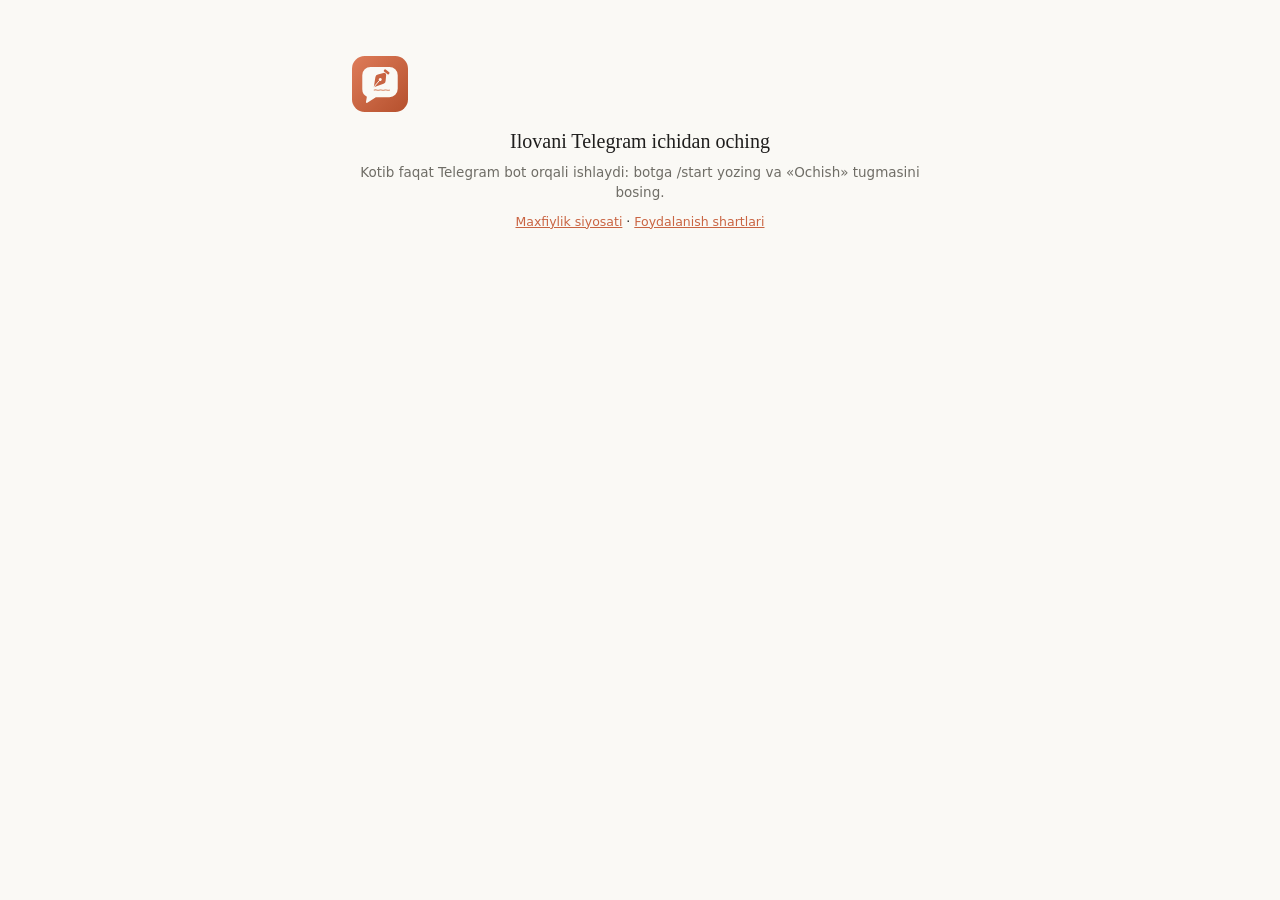
<file: webapp/index.html>
<!doctype html>
<html lang="uz">
<head>
<meta charset="utf-8">
<meta name="viewport" content="width=device-width, initial-scale=1, viewport-fit=cover">
<meta name="color-scheme" content="light dark">
<meta name="theme-color" content="#faf9f5">
<title>Kotib</title>
<link rel="icon" href="logo.svg" type="image/svg+xml">
<link rel="apple-touch-icon" href="icon-192.png">
<link rel="stylesheet" href="app.css">
<script src="https://telegram.org/js/telegram-web-app.js"></script>
</head>
<body>
<main id="app"><div class="skeleton"></div><div class="skeleton"></div></main>
<nav id="nav" hidden></nav>
<div id="toast" role="status" aria-live="polite"></div>
<script src="app.js"></script>
</body>
</html>
</file>
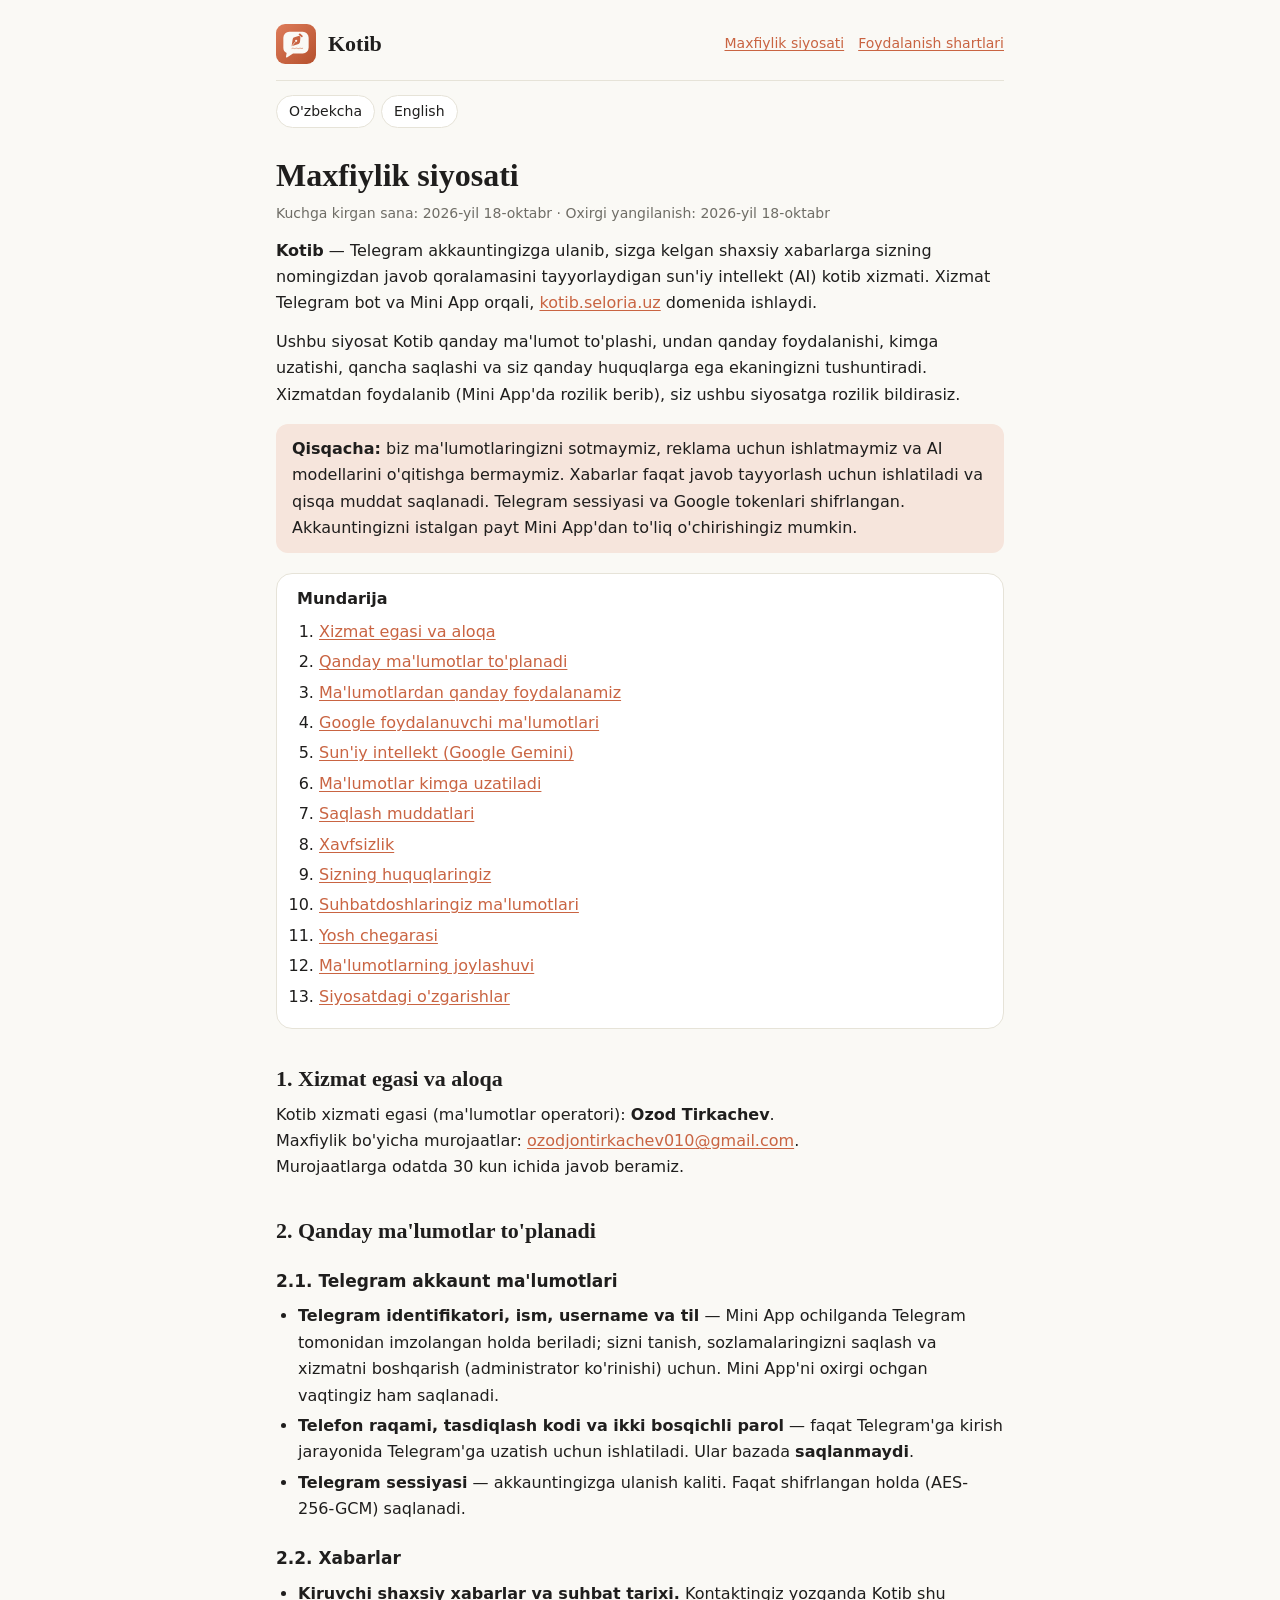
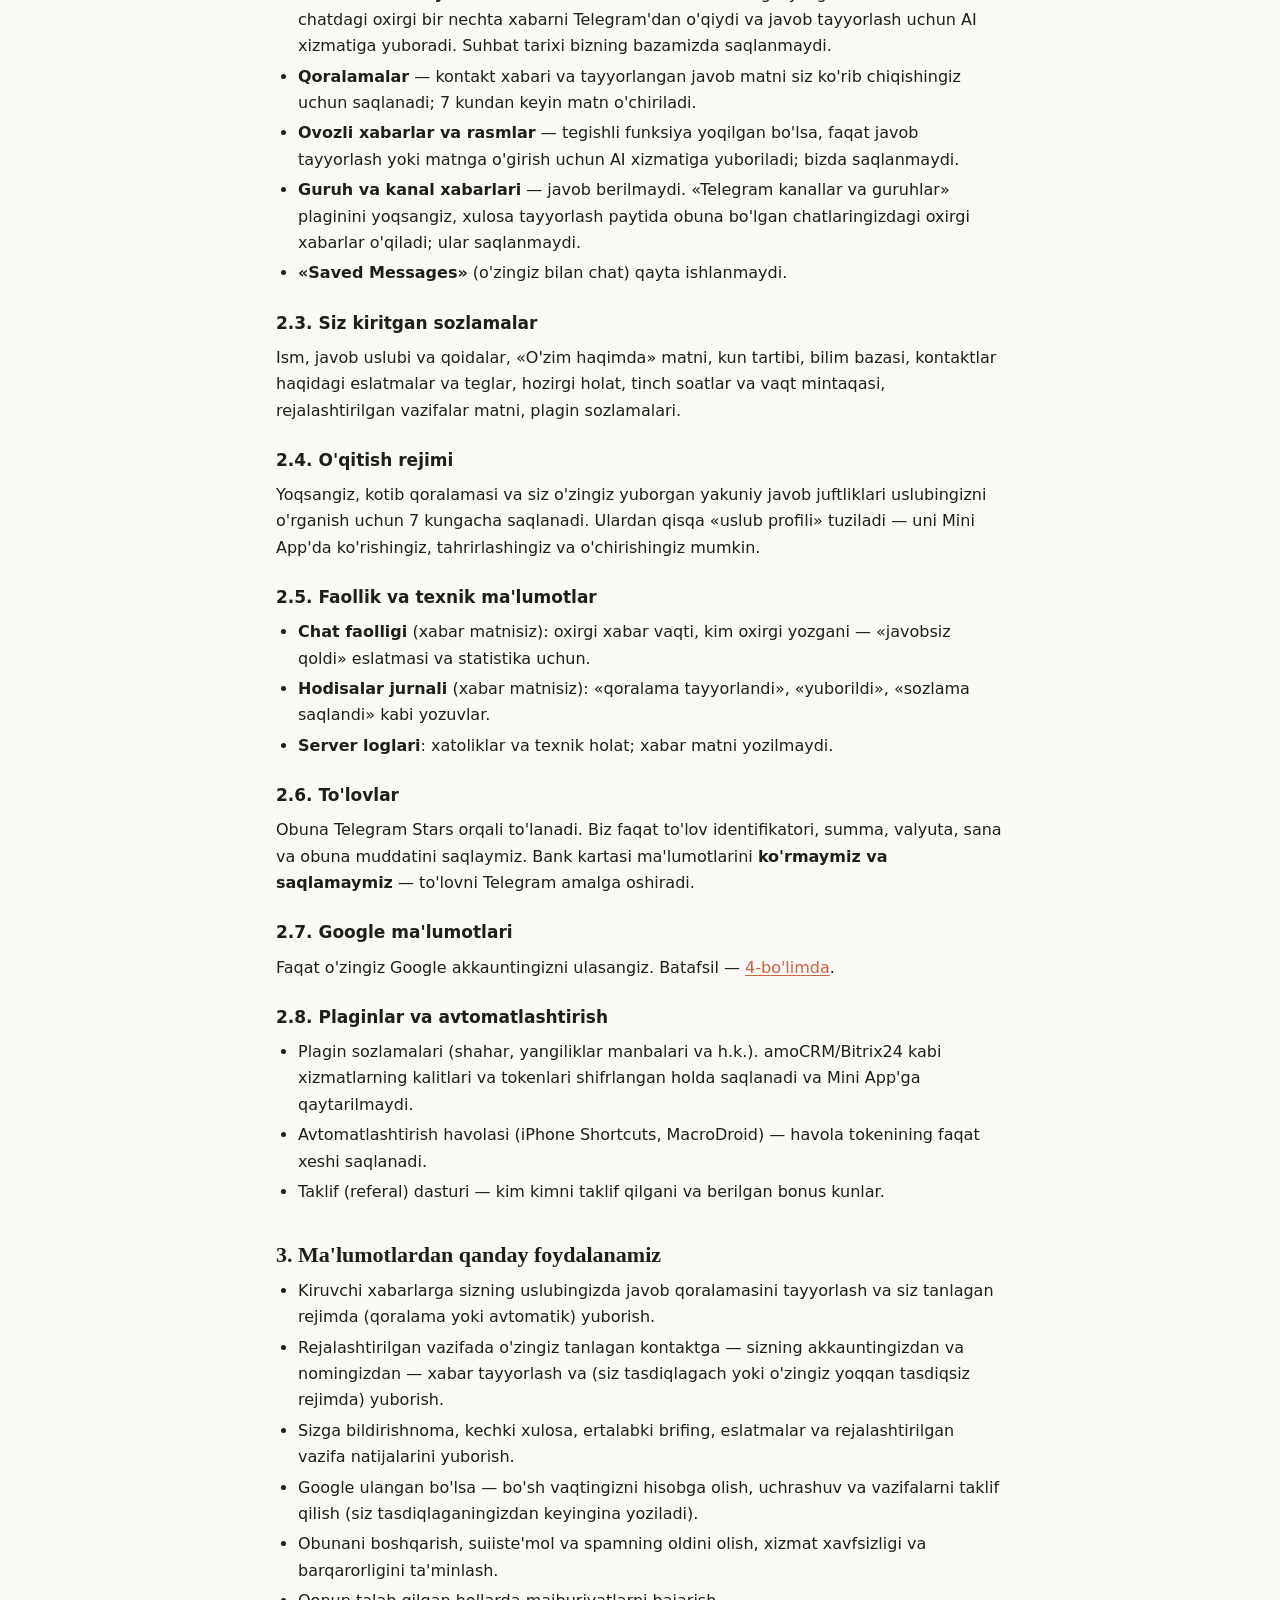
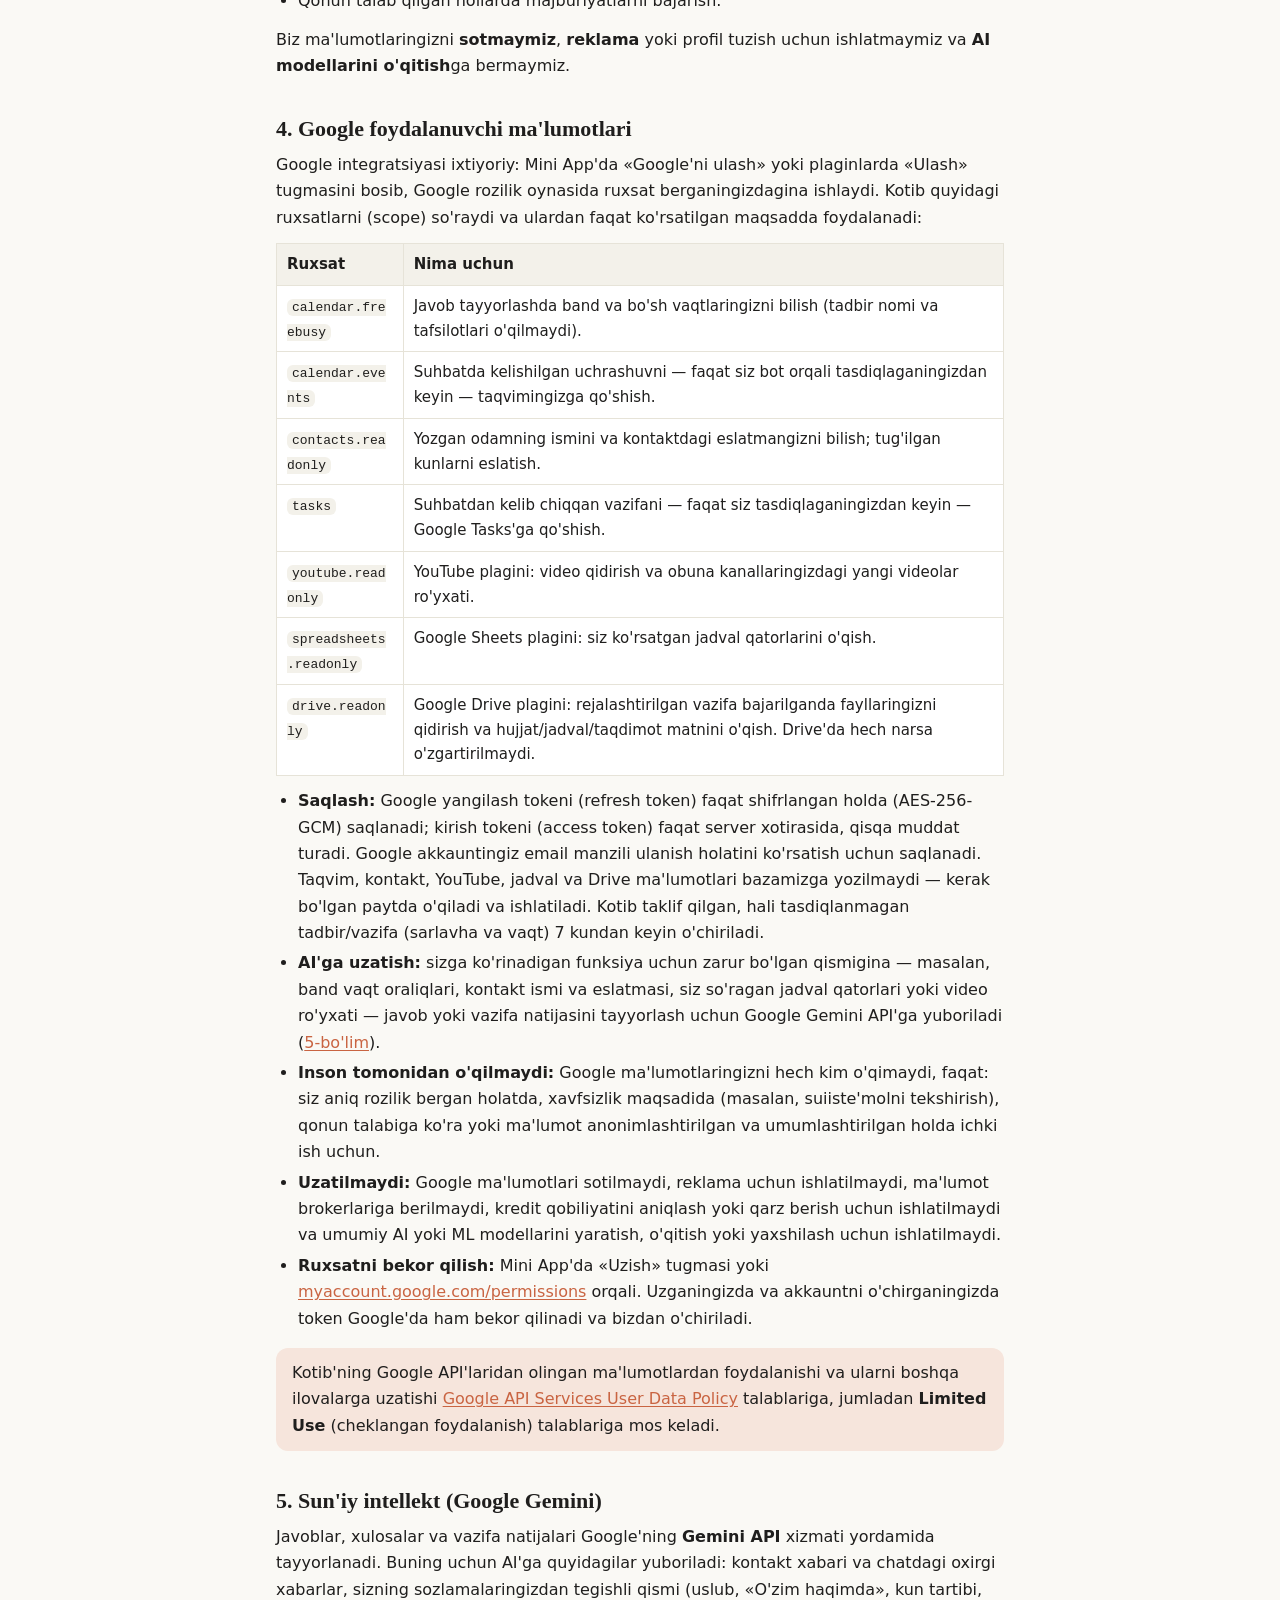
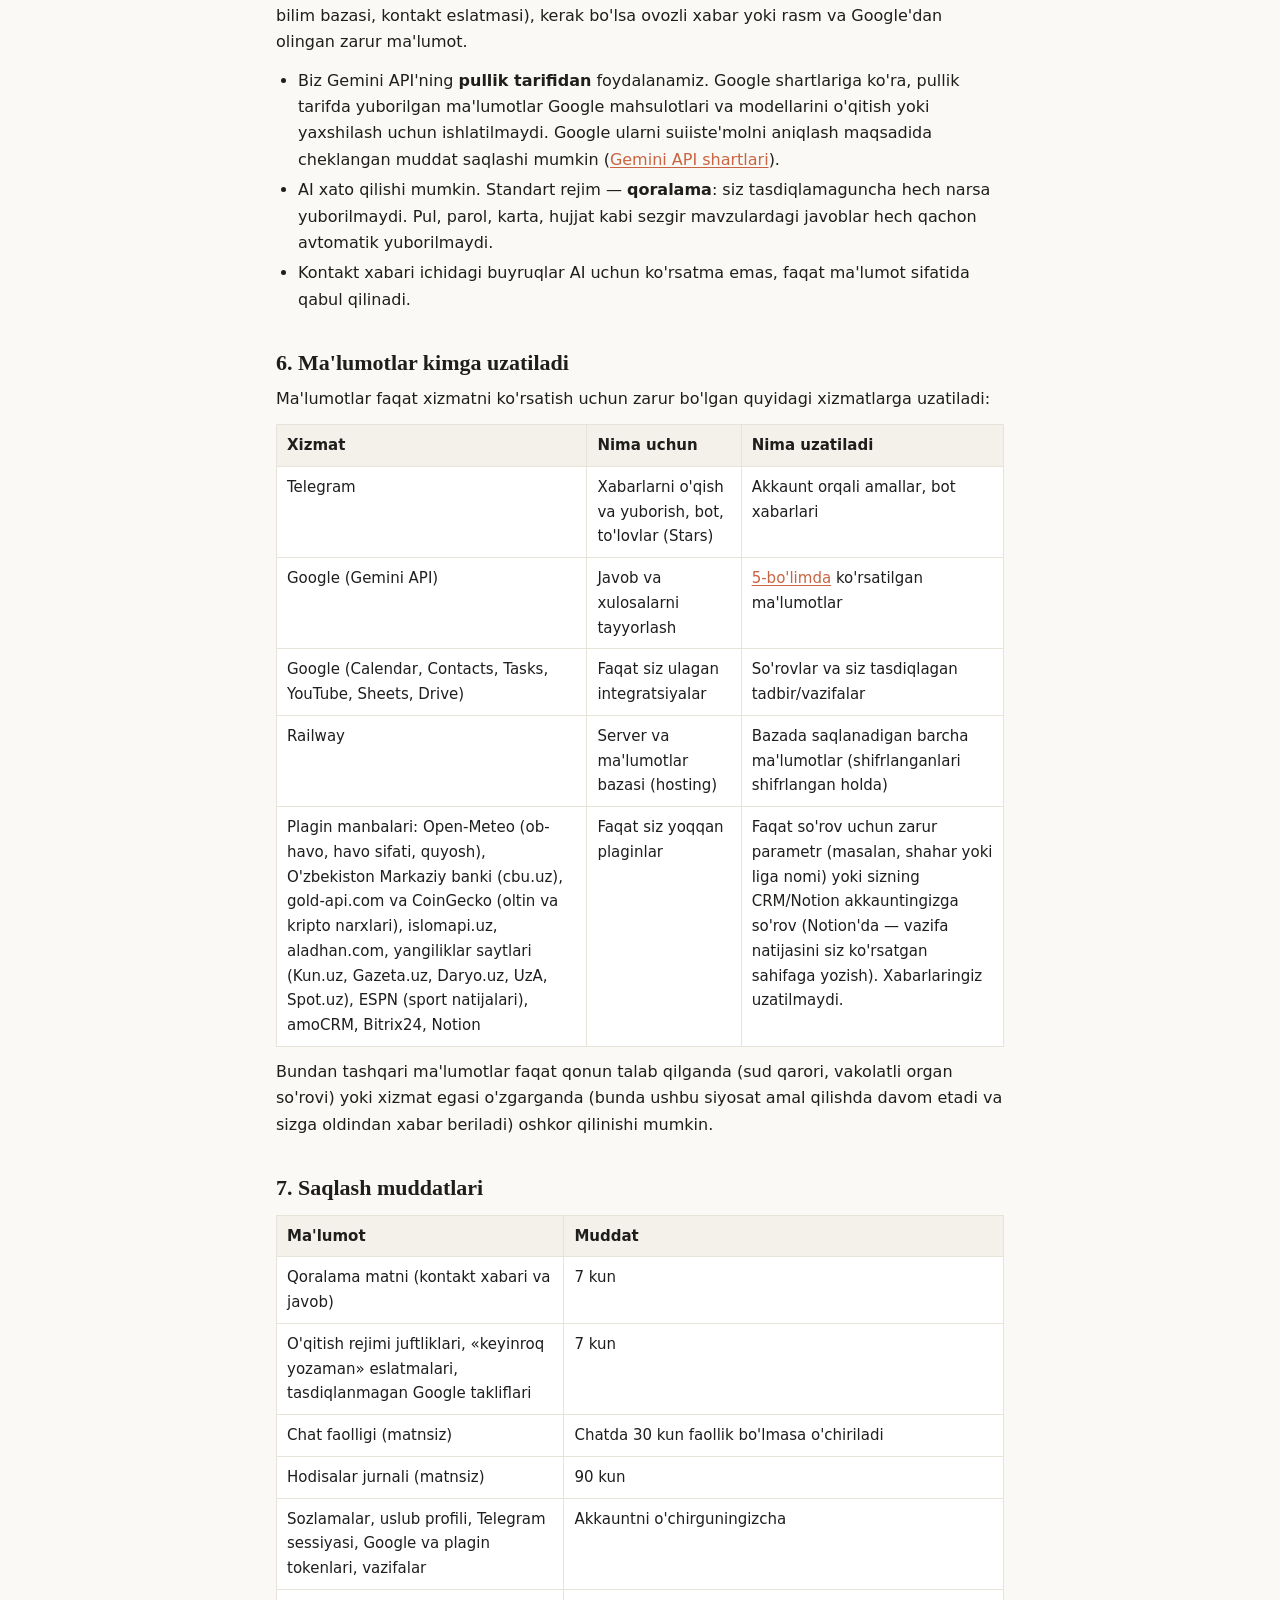
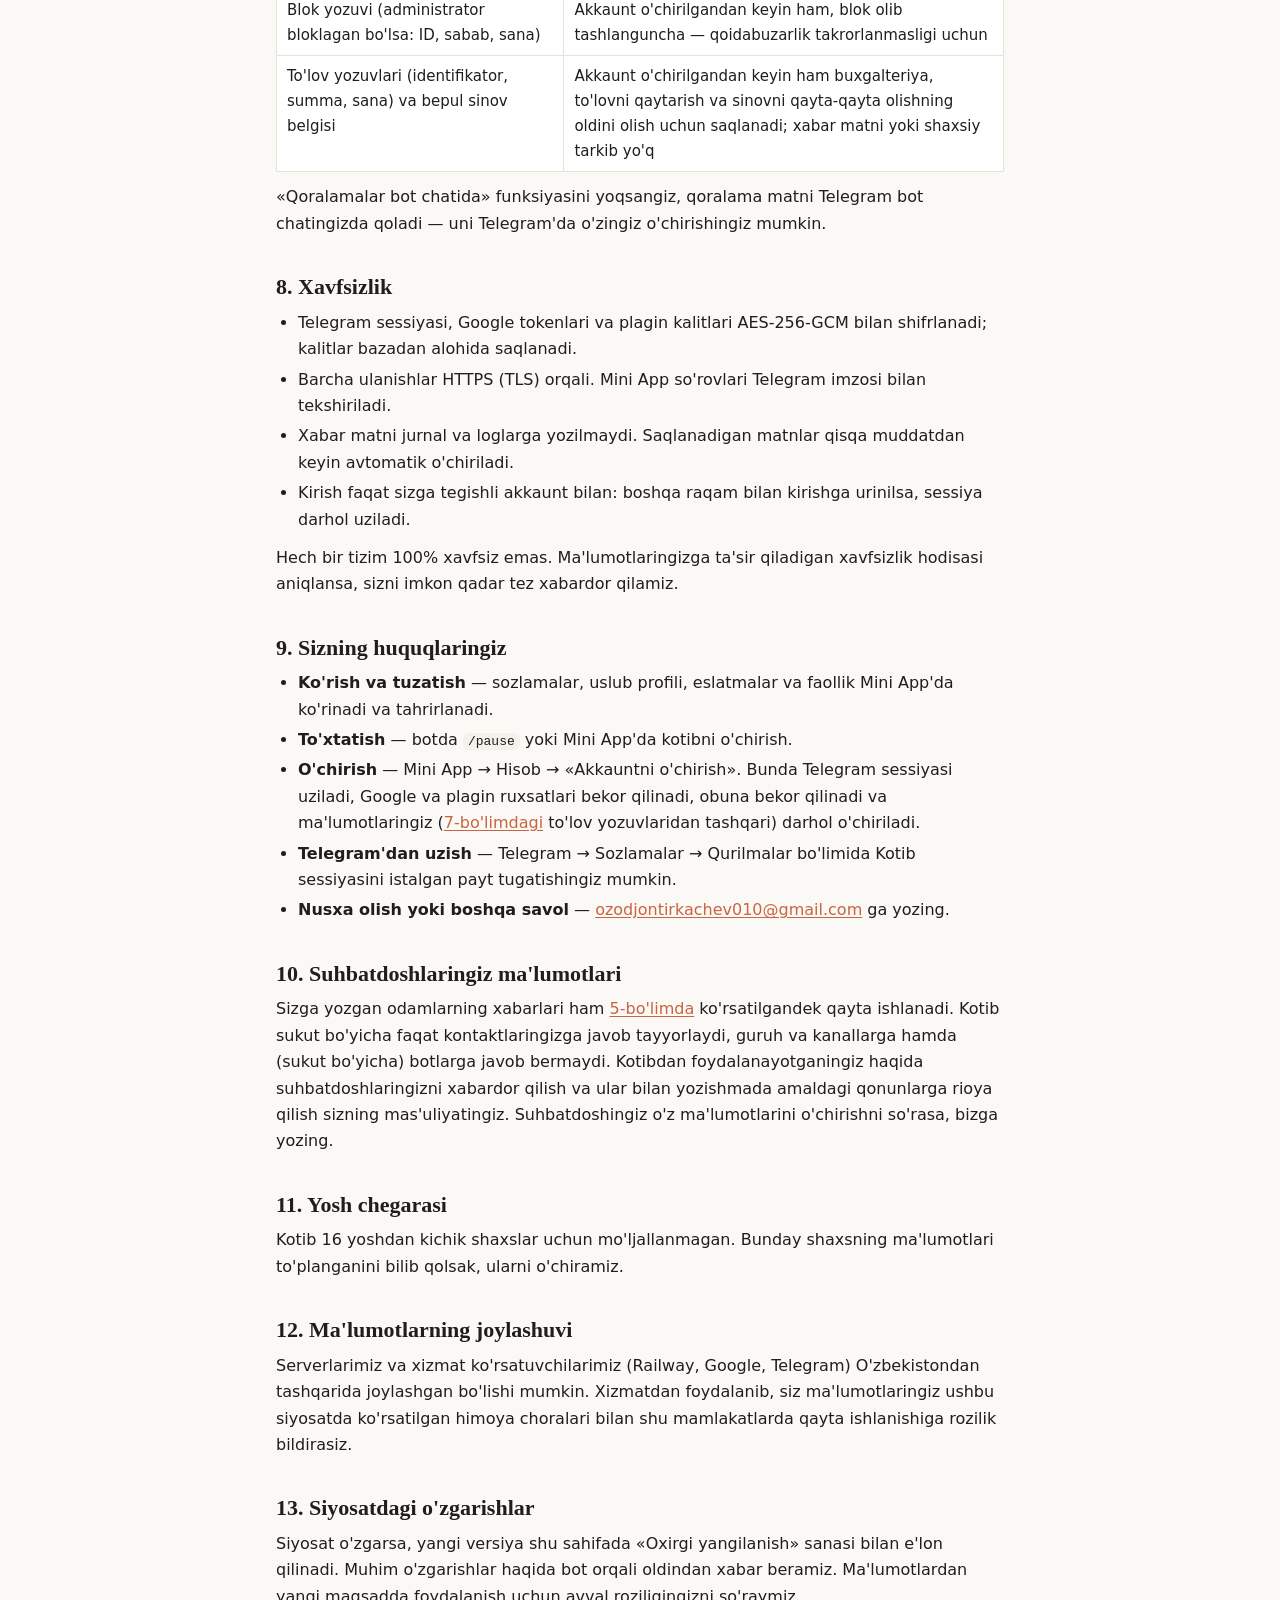
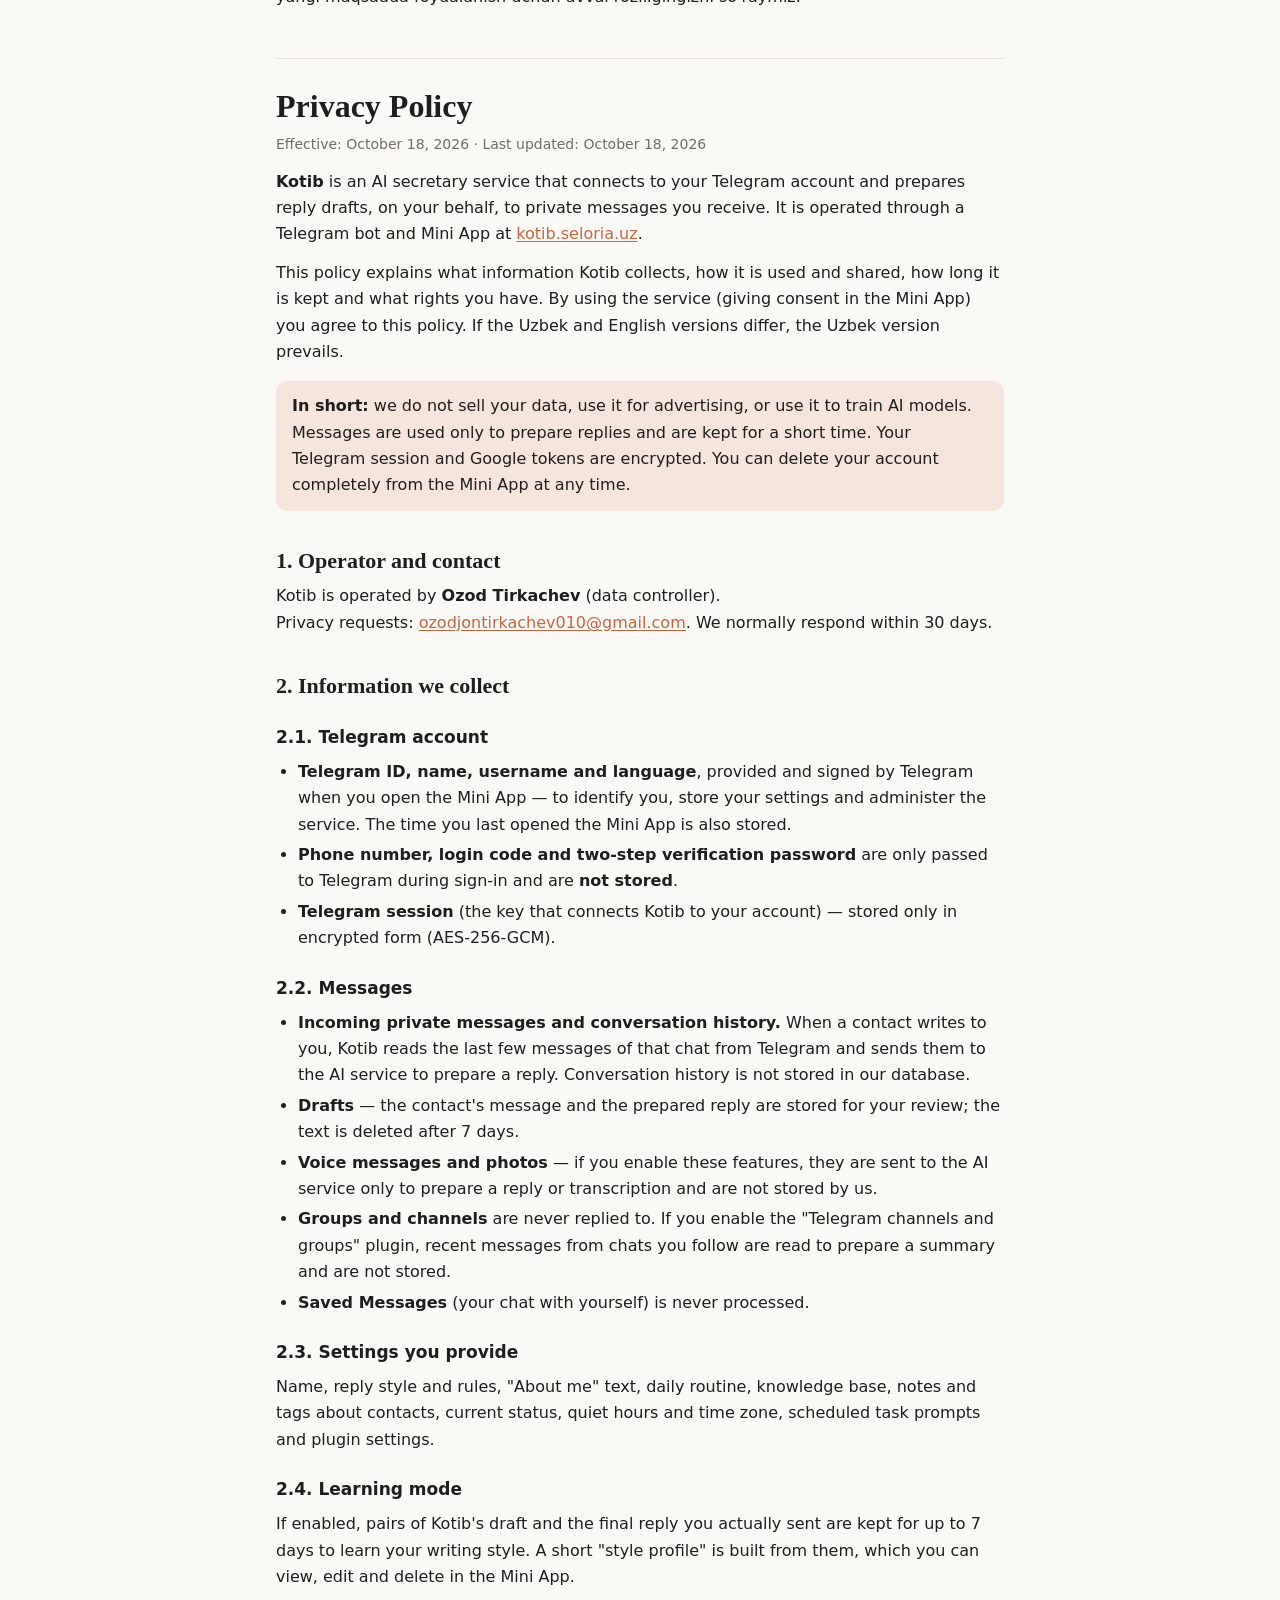
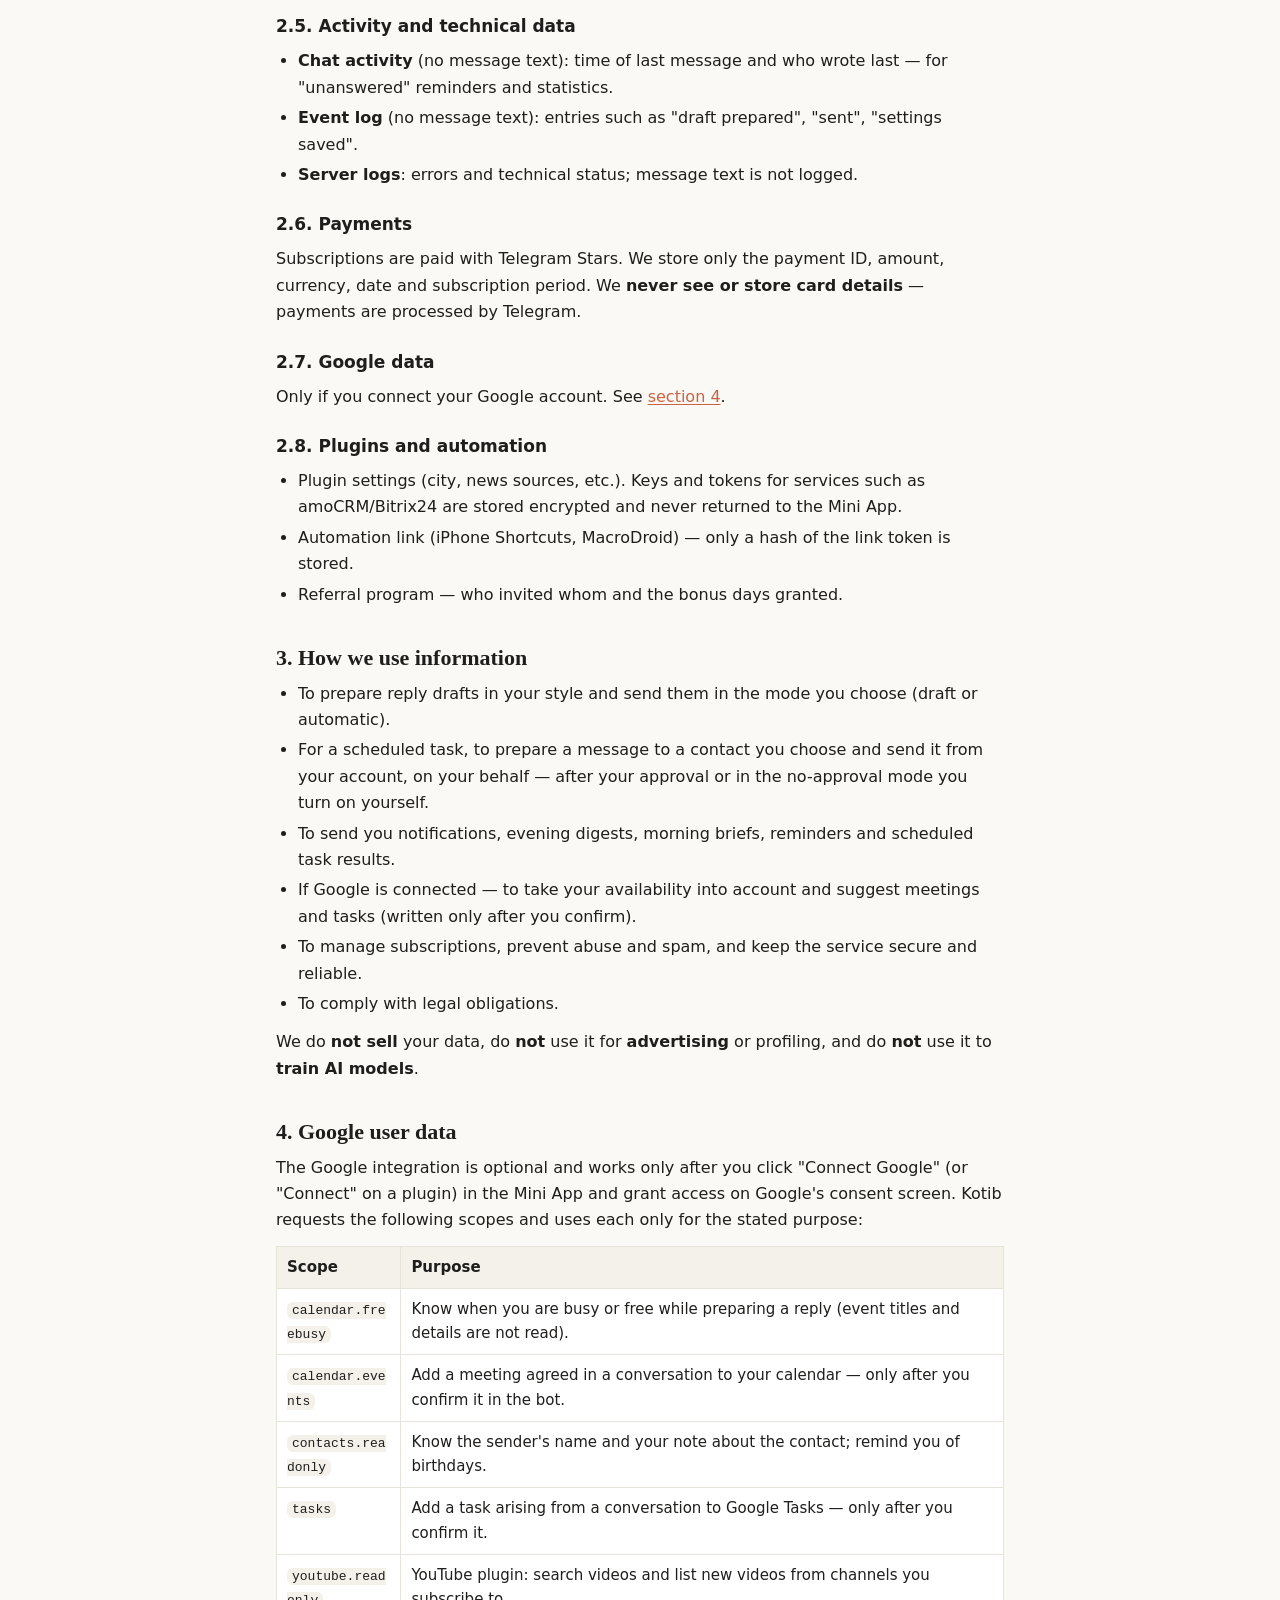
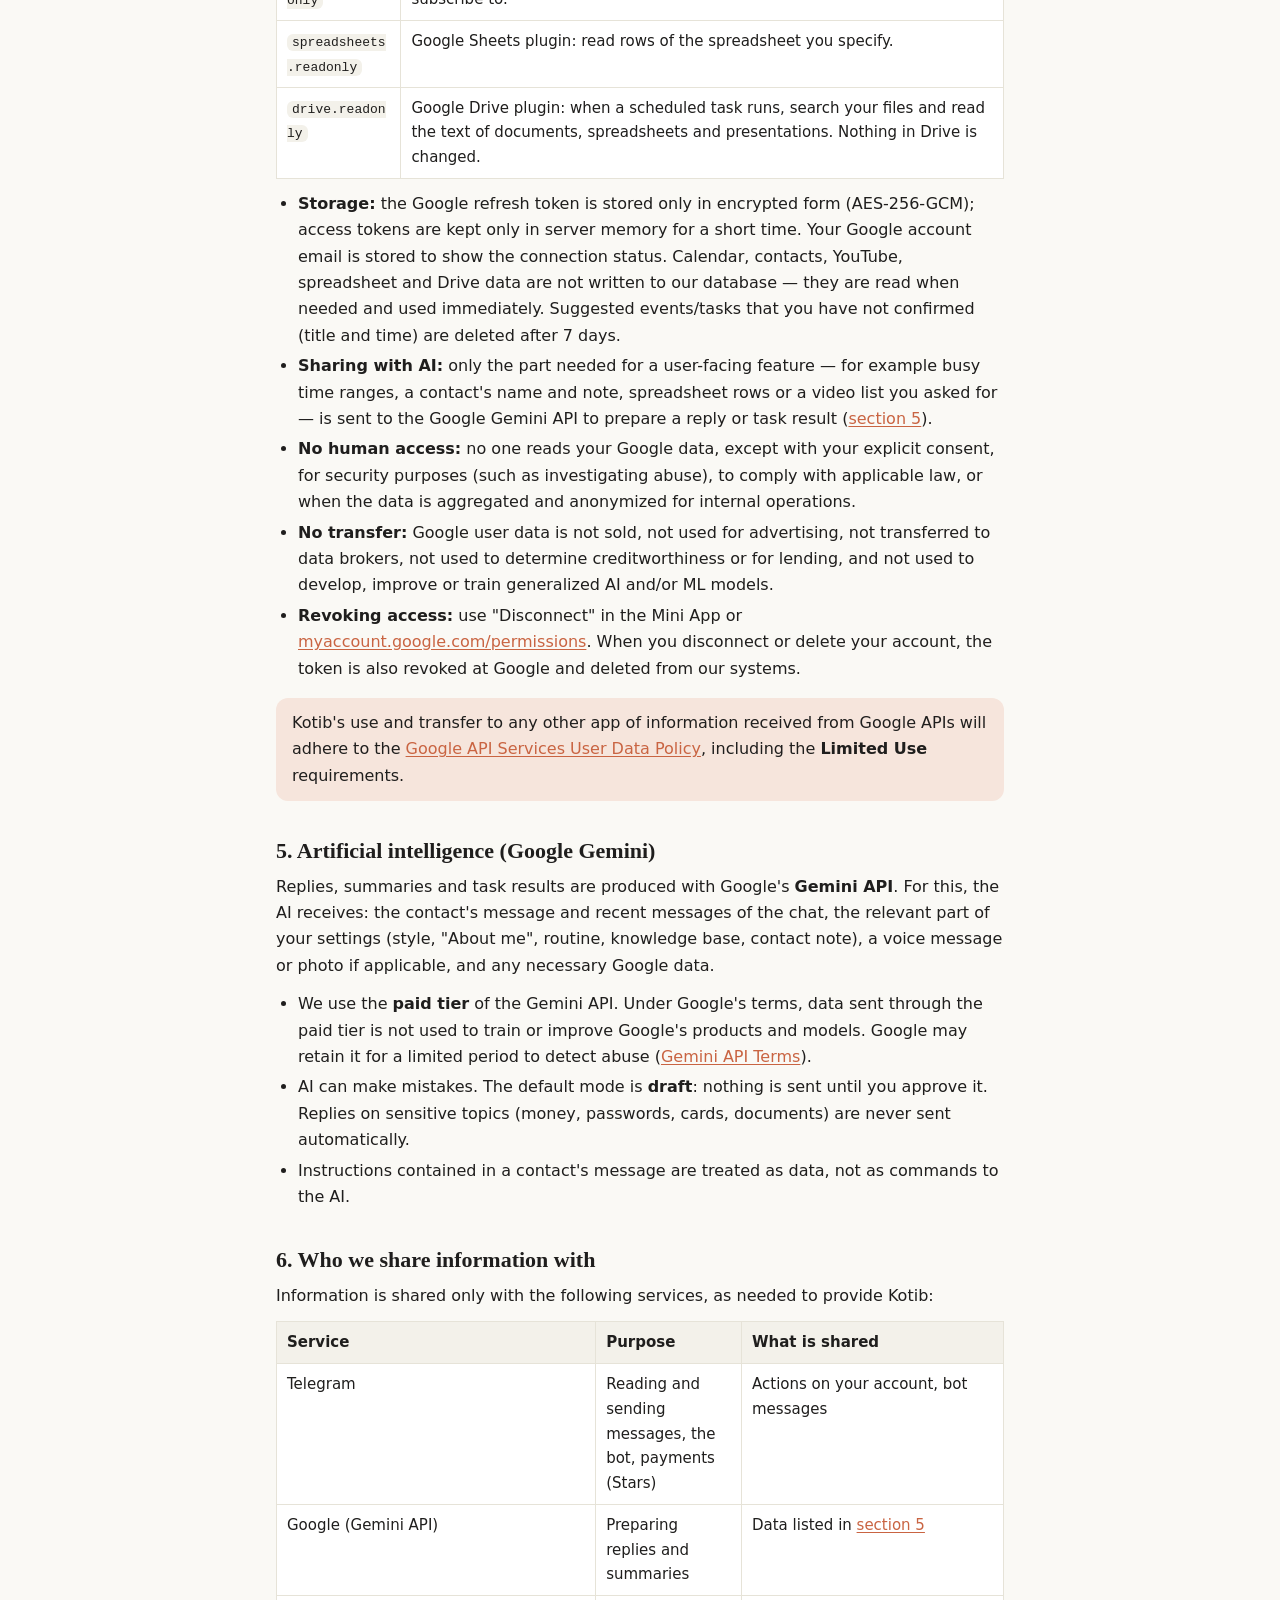
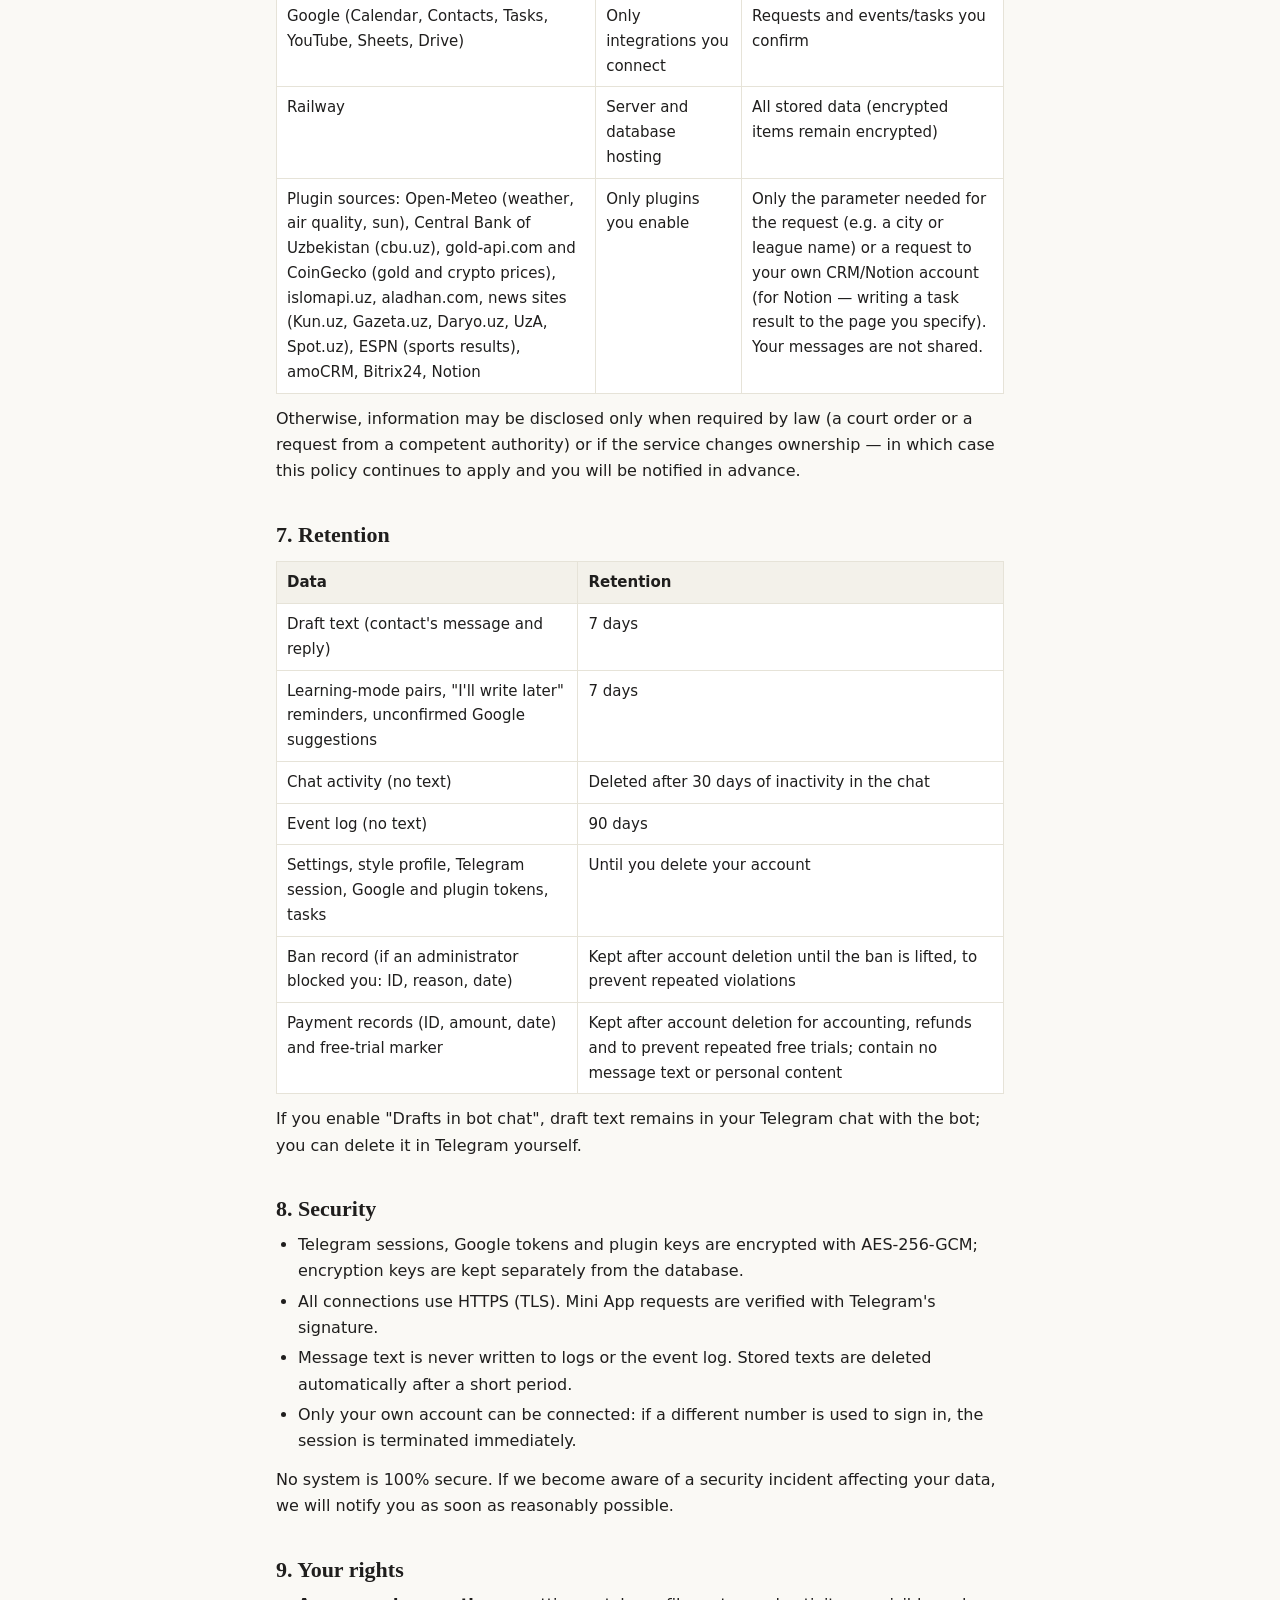
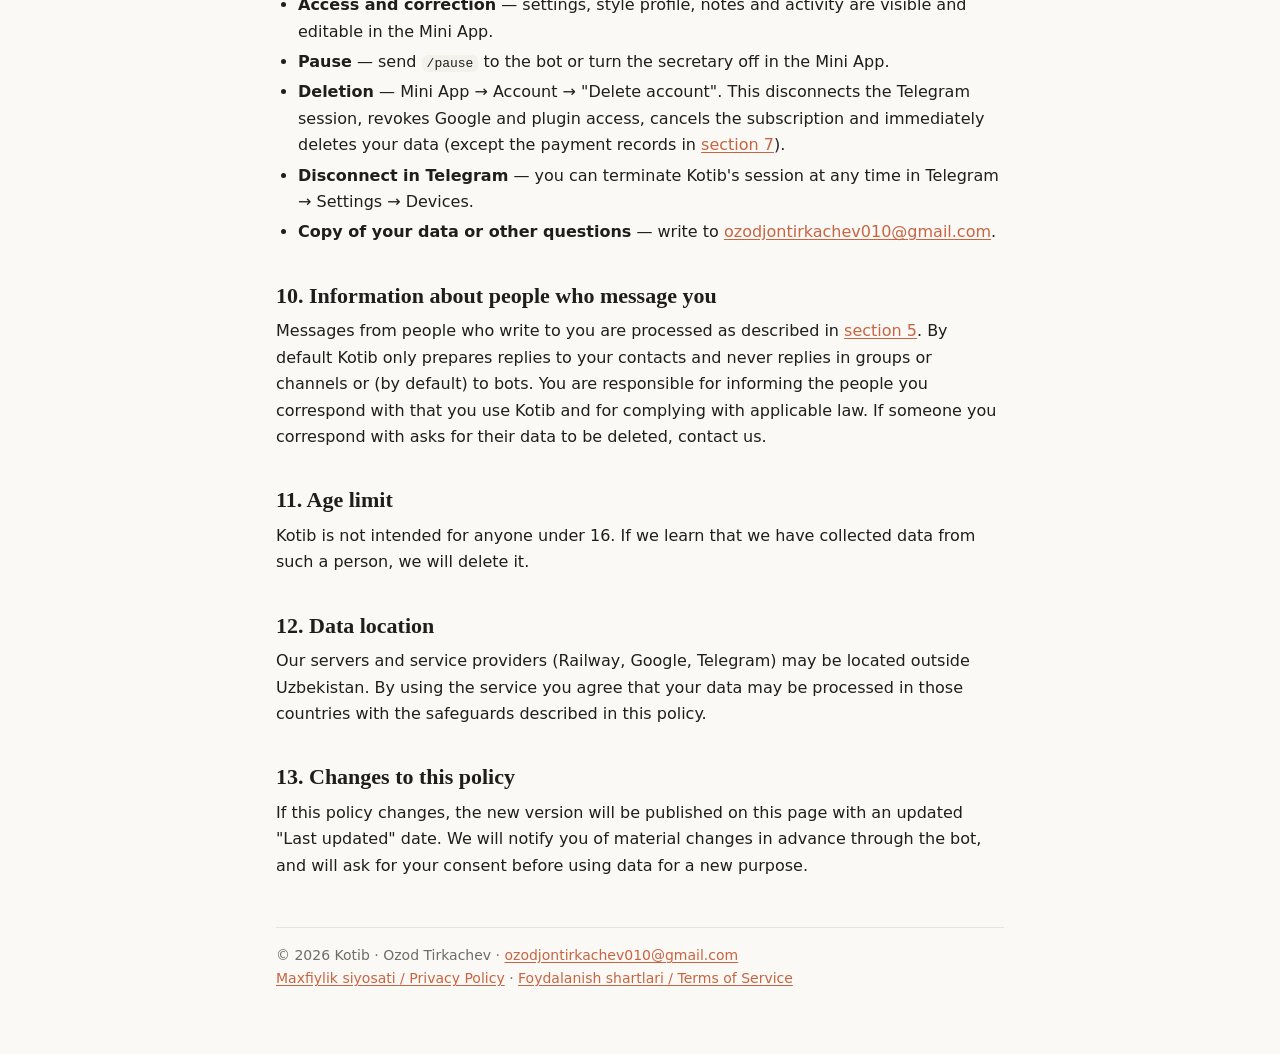
<file: webapp/privacy.html>
<!doctype html>
<html lang="uz">
<head>
<meta charset="utf-8">
<meta name="viewport" content="width=device-width, initial-scale=1, viewport-fit=cover">
<meta name="color-scheme" content="light dark">
<title>Maxfiylik siyosati — Kotib</title>
<meta name="description" content="Kotib (Telegram AI kotib) maxfiylik siyosati: qanday ma'lumot to'planadi, qanday ishlatiladi, qancha saqlanadi va Google foydalanuvchi ma'lumotlari bilan qanday ishlanadi.">
<link rel="icon" href="logo.svg" type="image/svg+xml">
<link rel="stylesheet" href="legal.css">
</head>
<body>
<div class="wrap">
<header class="top">
  <img src="logo.svg" alt="" width="40" height="40">
  <a class="brand" href="/privacy">Kotib</a>
  <nav><a href="/privacy">Maxfiylik siyosati</a><a href="/terms">Foydalanish shartlari</a></nav>
</header>

<main>
<div class="lang"><a href="#uz">O'zbekcha</a><a href="#en">English</a></div>

<!-- ======================= O'ZBEKCHA ======================= -->
<section id="uz" lang="uz">
<h1>Maxfiylik siyosati</h1>
<p class="meta">Kuchga kirgan sana: 2026-yil 18-oktabr · Oxirgi yangilanish: 2026-yil 18-oktabr</p>

<p><strong>Kotib</strong> — Telegram akkauntingizga ulanib, sizga kelgan shaxsiy xabarlarga sizning nomingizdan javob qoralamasini tayyorlaydigan sun'iy intellekt (AI) kotib xizmati. Xizmat Telegram bot va Mini App orqali, <a href="https://kotib.seloria.uz">kotib.seloria.uz</a> domenida ishlaydi.</p>
<p>Ushbu siyosat Kotib qanday ma'lumot to'plashi, undan qanday foydalanishi, kimga uzatishi, qancha saqlashi va siz qanday huquqlarga ega ekaningizni tushuntiradi. Xizmatdan foydalanib (Mini App'da rozilik berib), siz ushbu siyosatga rozilik bildirasiz.</p>

<div class="note"><strong>Qisqacha:</strong> biz ma'lumotlaringizni sotmaymiz, reklama uchun ishlatmaymiz va AI modellarini o'qitishga bermaymiz. Xabarlar faqat javob tayyorlash uchun ishlatiladi va qisqa muddat saqlanadi. Telegram sessiyasi va Google tokenlari shifrlangan. Akkauntingizni istalgan payt Mini App'dan to'liq o'chirishingiz mumkin.</div>

<nav class="toc" aria-label="Mundarija">
<strong>Mundarija</strong>
<ol>
  <li><a href="#uz-operator">Xizmat egasi va aloqa</a></li>
  <li><a href="#uz-data">Qanday ma'lumotlar to'planadi</a></li>
  <li><a href="#uz-use">Ma'lumotlardan qanday foydalanamiz</a></li>
  <li><a href="#uz-google">Google foydalanuvchi ma'lumotlari</a></li>
  <li><a href="#uz-ai">Sun'iy intellekt (Google Gemini)</a></li>
  <li><a href="#uz-share">Ma'lumotlar kimga uzatiladi</a></li>
  <li><a href="#uz-retention">Saqlash muddatlari</a></li>
  <li><a href="#uz-security">Xavfsizlik</a></li>
  <li><a href="#uz-rights">Sizning huquqlaringiz</a></li>
  <li><a href="#uz-contacts">Suhbatdoshlaringiz ma'lumotlari</a></li>
  <li><a href="#uz-children">Yosh chegarasi</a></li>
  <li><a href="#uz-transfer">Ma'lumotlarning joylashuvi</a></li>
  <li><a href="#uz-changes">Siyosatdagi o'zgarishlar</a></li>
</ol>
</nav>

<h2 id="uz-operator">1. Xizmat egasi va aloqa</h2>
<p>Kotib xizmati egasi (ma'lumotlar operatori): <strong>Ozod Tirkachev</strong>.<br>
Maxfiylik bo'yicha murojaatlar: <a href="mailto:ozodjontirkachev010@gmail.com">ozodjontirkachev010@gmail.com</a>.<br>
Murojaatlarga odatda 30 kun ichida javob beramiz.</p>

<h2 id="uz-data">2. Qanday ma'lumotlar to'planadi</h2>
<h3>2.1. Telegram akkaunt ma'lumotlari</h3>
<ul>
  <li><strong>Telegram identifikatori, ism, username va til</strong> — Mini App ochilganda Telegram tomonidan imzolangan holda beriladi; sizni tanish, sozlamalaringizni saqlash va xizmatni boshqarish (administrator ko'rinishi) uchun. Mini App'ni oxirgi ochgan vaqtingiz ham saqlanadi.</li>
  <li><strong>Telefon raqami, tasdiqlash kodi va ikki bosqichli parol</strong> — faqat Telegram'ga kirish jarayonida Telegram'ga uzatish uchun ishlatiladi. Ular bazada <strong>saqlanmaydi</strong>.</li>
  <li><strong>Telegram sessiyasi</strong> — akkauntingizga ulanish kaliti. Faqat shifrlangan holda (AES-256-GCM) saqlanadi.</li>
</ul>
<h3>2.2. Xabarlar</h3>
<ul>
  <li><strong>Kiruvchi shaxsiy xabarlar va suhbat tarixi.</strong> Kontaktingiz yozganda Kotib shu chatdagi oxirgi bir nechta xabarni Telegram'dan o'qiydi va javob tayyorlash uchun AI xizmatiga yuboradi. Suhbat tarixi bizning bazamizda saqlanmaydi.</li>
  <li><strong>Qoralamalar</strong> — kontakt xabari va tayyorlangan javob matni siz ko'rib chiqishingiz uchun saqlanadi; 7 kundan keyin matn o'chiriladi.</li>
  <li><strong>Ovozli xabarlar va rasmlar</strong> — tegishli funksiya yoqilgan bo'lsa, faqat javob tayyorlash yoki matnga o'girish uchun AI xizmatiga yuboriladi; bizda saqlanmaydi.</li>
  <li><strong>Guruh va kanal xabarlari</strong> — javob berilmaydi. «Telegram kanallar va guruhlar» plaginini yoqsangiz, xulosa tayyorlash paytida obuna bo'lgan chatlaringizdagi oxirgi xabarlar o'qiladi; ular saqlanmaydi.</li>
  <li><strong>«Saved Messages»</strong> (o'zingiz bilan chat) qayta ishlanmaydi.</li>
</ul>
<h3>2.3. Siz kiritgan sozlamalar</h3>
<p>Ism, javob uslubi va qoidalar, «O'zim haqimda» matni, kun tartibi, bilim bazasi, kontaktlar haqidagi eslatmalar va teglar, hozirgi holat, tinch soatlar va vaqt mintaqasi, rejalashtirilgan vazifalar matni, plagin sozlamalari.</p>
<h3>2.4. O'qitish rejimi</h3>
<p>Yoqsangiz, kotib qoralamasi va siz o'zingiz yuborgan yakuniy javob juftliklari uslubingizni o'rganish uchun 7 kungacha saqlanadi. Ulardan qisqa «uslub profili» tuziladi — uni Mini App'da ko'rishingiz, tahrirlashingiz va o'chirishingiz mumkin.</p>
<h3>2.5. Faollik va texnik ma'lumotlar</h3>
<ul>
  <li><strong>Chat faolligi</strong> (xabar matnisiz): oxirgi xabar vaqti, kim oxirgi yozgani — «javobsiz qoldi» eslatmasi va statistika uchun.</li>
  <li><strong>Hodisalar jurnali</strong> (xabar matnisiz): «qoralama tayyorlandi», «yuborildi», «sozlama saqlandi» kabi yozuvlar.</li>
  <li><strong>Server loglari</strong>: xatoliklar va texnik holat; xabar matni yozilmaydi.</li>
</ul>
<h3>2.6. To'lovlar</h3>
<p>Obuna Telegram Stars orqali to'lanadi. Biz faqat to'lov identifikatori, summa, valyuta, sana va obuna muddatini saqlaymiz. Bank kartasi ma'lumotlarini <strong>ko'rmaymiz va saqlamaymiz</strong> — to'lovni Telegram amalga oshiradi.</p>
<h3>2.7. Google ma'lumotlari</h3>
<p>Faqat o'zingiz Google akkauntingizni ulasangiz. Batafsil — <a href="#uz-google">4-bo'limda</a>.</p>
<h3>2.8. Plaginlar va avtomatlashtirish</h3>
<ul>
  <li>Plagin sozlamalari (shahar, yangiliklar manbalari va h.k.). amoCRM/Bitrix24 kabi xizmatlarning kalitlari va tokenlari shifrlangan holda saqlanadi va Mini App'ga qaytarilmaydi.</li>
  <li>Avtomatlashtirish havolasi (iPhone Shortcuts, MacroDroid) — havola tokenining faqat xeshi saqlanadi.</li>
  <li>Taklif (referal) dasturi — kim kimni taklif qilgani va berilgan bonus kunlar.</li>
</ul>

<h2 id="uz-use">3. Ma'lumotlardan qanday foydalanamiz</h2>
<ul>
  <li>Kiruvchi xabarlarga sizning uslubingizda javob qoralamasini tayyorlash va siz tanlagan rejimda (qoralama yoki avtomatik) yuborish.</li>
  <li>Rejalashtirilgan vazifada o'zingiz tanlagan kontaktga — sizning akkauntingizdan va nomingizdan — xabar tayyorlash va (siz tasdiqlagach yoki o'zingiz yoqqan tasdiqsiz rejimda) yuborish.</li>
  <li>Sizga bildirishnoma, kechki xulosa, ertalabki brifing, eslatmalar va rejalashtirilgan vazifa natijalarini yuborish.</li>
  <li>Google ulangan bo'lsa — bo'sh vaqtingizni hisobga olish, uchrashuv va vazifalarni taklif qilish (siz tasdiqlaganingizdan keyingina yoziladi).</li>
  <li>Obunani boshqarish, suiiste'mol va spamning oldini olish, xizmat xavfsizligi va barqarorligini ta'minlash.</li>
  <li>Qonun talab qilgan hollarda majburiyatlarni bajarish.</li>
</ul>
<p>Biz ma'lumotlaringizni <strong>sotmaymiz</strong>, <strong>reklama</strong> yoki profil tuzish uchun ishlatmaymiz va <strong>AI modellarini o'qitish</strong>ga bermaymiz.</p>

<h2 id="uz-google">4. Google foydalanuvchi ma'lumotlari</h2>
<p>Google integratsiyasi ixtiyoriy: Mini App'da «Google'ni ulash» yoki plaginlarda «Ulash» tugmasini bosib, Google rozilik oynasida ruxsat berganingizdagina ishlaydi. Kotib quyidagi ruxsatlarni (scope) so'raydi va ulardan faqat ko'rsatilgan maqsadda foydalanadi:</p>
<div class="table"><table>
<thead><tr><th>Ruxsat</th><th>Nima uchun</th></tr></thead>
<tbody>
<tr><td><code>calendar.freebusy</code></td><td>Javob tayyorlashda band va bo'sh vaqtlaringizni bilish (tadbir nomi va tafsilotlari o'qilmaydi).</td></tr>
<tr><td><code>calendar.events</code></td><td>Suhbatda kelishilgan uchrashuvni — faqat siz bot orqali tasdiqlaganingizdan keyin — taqvimingizga qo'shish.</td></tr>
<tr><td><code>contacts.readonly</code></td><td>Yozgan odamning ismini va kontaktdagi eslatmangizni bilish; tug'ilgan kunlarni eslatish.</td></tr>
<tr><td><code>tasks</code></td><td>Suhbatdan kelib chiqqan vazifani — faqat siz tasdiqlaganingizdan keyin — Google Tasks'ga qo'shish.</td></tr>
<tr><td><code>youtube.readonly</code></td><td>YouTube plagini: video qidirish va obuna kanallaringizdagi yangi videolar ro'yxati.</td></tr>
<tr><td><code>spreadsheets.readonly</code></td><td>Google Sheets plagini: siz ko'rsatgan jadval qatorlarini o'qish.</td></tr>
<tr><td><code>drive.readonly</code></td><td>Google Drive plagini: rejalashtirilgan vazifa bajarilganda fayllaringizni qidirish va hujjat/jadval/taqdimot matnini o'qish. Drive'da hech narsa o'zgartirilmaydi.</td></tr>
</tbody></table></div>
<ul>
  <li><strong>Saqlash:</strong> Google yangilash tokeni (refresh token) faqat shifrlangan holda (AES-256-GCM) saqlanadi; kirish tokeni (access token) faqat server xotirasida, qisqa muddat turadi. Google akkauntingiz email manzili ulanish holatini ko'rsatish uchun saqlanadi. Taqvim, kontakt, YouTube, jadval va Drive ma'lumotlari bazamizga yozilmaydi — kerak bo'lgan paytda o'qiladi va ishlatiladi. Kotib taklif qilgan, hali tasdiqlanmagan tadbir/vazifa (sarlavha va vaqt) 7 kundan keyin o'chiriladi.</li>
  <li><strong>AI'ga uzatish:</strong> sizga ko'rinadigan funksiya uchun zarur bo'lgan qismigina — masalan, band vaqt oraliqlari, kontakt ismi va eslatmasi, siz so'ragan jadval qatorlari yoki video ro'yxati — javob yoki vazifa natijasini tayyorlash uchun Google Gemini API'ga yuboriladi (<a href="#uz-ai">5-bo'lim</a>).</li>
  <li><strong>Inson tomonidan o'qilmaydi:</strong> Google ma'lumotlaringizni hech kim o'qimaydi, faqat: siz aniq rozilik bergan holatda, xavfsizlik maqsadida (masalan, suiiste'molni tekshirish), qonun talabiga ko'ra yoki ma'lumot anonimlashtirilgan va umumlashtirilgan holda ichki ish uchun.</li>
  <li><strong>Uzatilmaydi:</strong> Google ma'lumotlari sotilmaydi, reklama uchun ishlatilmaydi, ma'lumot brokerlariga berilmaydi, kredit qobiliyatini aniqlash yoki qarz berish uchun ishlatilmaydi va umumiy AI yoki ML modellarini yaratish, o'qitish yoki yaxshilash uchun ishlatilmaydi.</li>
  <li><strong>Ruxsatni bekor qilish:</strong> Mini App'da «Uzish» tugmasi yoki <a href="https://myaccount.google.com/permissions">myaccount.google.com/permissions</a> orqali. Uzganingizda va akkauntni o'chirganingizda token Google'da ham bekor qilinadi va bizdan o'chiriladi.</li>
</ul>
<p class="note">Kotib'ning Google API'laridan olingan ma'lumotlardan foydalanishi va ularni boshqa ilovalarga uzatishi <a href="https://developers.google.com/terms/api-services-user-data-policy">Google API Services User Data Policy</a> talablariga, jumladan <strong>Limited Use</strong> (cheklangan foydalanish) talablariga mos keladi.</p>

<h2 id="uz-ai">5. Sun'iy intellekt (Google Gemini)</h2>
<p>Javoblar, xulosalar va vazifa natijalari Google'ning <strong>Gemini API</strong> xizmati yordamida tayyorlanadi. Buning uchun AI'ga quyidagilar yuboriladi: kontakt xabari va chatdagi oxirgi xabarlar, sizning sozlamalaringizdan tegishli qismi (uslub, «O'zim haqimda», kun tartibi, bilim bazasi, kontakt eslatmasi), kerak bo'lsa ovozli xabar yoki rasm va Google'dan olingan zarur ma'lumot.</p>
<ul>
  <li>Biz Gemini API'ning <strong>pullik tarifidan</strong> foydalanamiz. Google shartlariga ko'ra, pullik tarifda yuborilgan ma'lumotlar Google mahsulotlari va modellarini o'qitish yoki yaxshilash uchun ishlatilmaydi. Google ularni suiiste'molni aniqlash maqsadida cheklangan muddat saqlashi mumkin (<a href="https://ai.google.dev/gemini-api/terms">Gemini API shartlari</a>).</li>
  <li>AI xato qilishi mumkin. Standart rejim — <strong>qoralama</strong>: siz tasdiqlamaguncha hech narsa yuborilmaydi. Pul, parol, karta, hujjat kabi sezgir mavzulardagi javoblar hech qachon avtomatik yuborilmaydi.</li>
  <li>Kontakt xabari ichidagi buyruqlar AI uchun ko'rsatma emas, faqat ma'lumot sifatida qabul qilinadi.</li>
</ul>

<h2 id="uz-share">6. Ma'lumotlar kimga uzatiladi</h2>
<p>Ma'lumotlar faqat xizmatni ko'rsatish uchun zarur bo'lgan quyidagi xizmatlarga uzatiladi:</p>
<div class="table"><table>
<thead><tr><th>Xizmat</th><th>Nima uchun</th><th>Nima uzatiladi</th></tr></thead>
<tbody>
<tr><td>Telegram</td><td>Xabarlarni o'qish va yuborish, bot, to'lovlar (Stars)</td><td>Akkaunt orqali amallar, bot xabarlari</td></tr>
<tr><td>Google (Gemini API)</td><td>Javob va xulosalarni tayyorlash</td><td><a href="#uz-ai">5-bo'limda</a> ko'rsatilgan ma'lumotlar</td></tr>
<tr><td>Google (Calendar, Contacts, Tasks, YouTube, Sheets, Drive)</td><td>Faqat siz ulagan integratsiyalar</td><td>So'rovlar va siz tasdiqlagan tadbir/vazifalar</td></tr>
<tr><td>Railway</td><td>Server va ma'lumotlar bazasi (hosting)</td><td>Bazada saqlanadigan barcha ma'lumotlar (shifrlanganlari shifrlangan holda)</td></tr>
<tr><td>Plagin manbalari: Open-Meteo (ob-havo, havo sifati, quyosh), O'zbekiston Markaziy banki (cbu.uz), gold-api.com va CoinGecko (oltin va kripto narxlari), islomapi.uz, aladhan.com, yangiliklar saytlari (Kun.uz, Gazeta.uz, Daryo.uz, UzA, Spot.uz), ESPN (sport natijalari), amoCRM, Bitrix24, Notion</td><td>Faqat siz yoqqan plaginlar</td><td>Faqat so'rov uchun zarur parametr (masalan, shahar yoki liga nomi) yoki sizning CRM/Notion akkauntingizga so'rov (Notion'da — vazifa natijasini siz ko'rsatgan sahifaga yozish). Xabarlaringiz uzatilmaydi.</td></tr>
</tbody></table></div>
<p>Bundan tashqari ma'lumotlar faqat qonun talab qilganda (sud qarori, vakolatli organ so'rovi) yoki xizmat egasi o'zgarganda (bunda ushbu siyosat amal qilishda davom etadi va sizga oldindan xabar beriladi) oshkor qilinishi mumkin.</p>

<h2 id="uz-retention">7. Saqlash muddatlari</h2>
<div class="table"><table>
<thead><tr><th>Ma'lumot</th><th>Muddat</th></tr></thead>
<tbody>
<tr><td>Qoralama matni (kontakt xabari va javob)</td><td>7 kun</td></tr>
<tr><td>O'qitish rejimi juftliklari, «keyinroq yozaman» eslatmalari, tasdiqlanmagan Google takliflari</td><td>7 kun</td></tr>
<tr><td>Chat faolligi (matnsiz)</td><td>Chatda 30 kun faollik bo'lmasa o'chiriladi</td></tr>
<tr><td>Hodisalar jurnali (matnsiz)</td><td>90 kun</td></tr>
<tr><td>Sozlamalar, uslub profili, Telegram sessiyasi, Google va plagin tokenlari, vazifalar</td><td>Akkauntni o'chirguningizcha</td></tr>
<tr><td>Blok yozuvi (administrator bloklagan bo'lsa: ID, sabab, sana)</td><td>Akkaunt o'chirilgandan keyin ham, blok olib tashlanguncha — qoidabuzarlik takrorlanmasligi uchun</td></tr>
<tr><td>To'lov yozuvlari (identifikator, summa, sana) va bepul sinov belgisi</td><td>Akkaunt o'chirilgandan keyin ham buxgalteriya, to'lovni qaytarish va sinovni qayta-qayta olishning oldini olish uchun saqlanadi; xabar matni yoki shaxsiy tarkib yo'q</td></tr>
</tbody></table></div>
<p>«Qoralamalar bot chatida» funksiyasini yoqsangiz, qoralama matni Telegram bot chatingizda qoladi — uni Telegram'da o'zingiz o'chirishingiz mumkin.</p>

<h2 id="uz-security">8. Xavfsizlik</h2>
<ul>
  <li>Telegram sessiyasi, Google tokenlari va plagin kalitlari AES-256-GCM bilan shifrlanadi; kalitlar bazadan alohida saqlanadi.</li>
  <li>Barcha ulanishlar HTTPS (TLS) orqali. Mini App so'rovlari Telegram imzosi bilan tekshiriladi.</li>
  <li>Xabar matni jurnal va loglarga yozilmaydi. Saqlanadigan matnlar qisqa muddatdan keyin avtomatik o'chiriladi.</li>
  <li>Kirish faqat sizga tegishli akkaunt bilan: boshqa raqam bilan kirishga urinilsa, sessiya darhol uziladi.</li>
</ul>
<p>Hech bir tizim 100% xavfsiz emas. Ma'lumotlaringizga ta'sir qiladigan xavfsizlik hodisasi aniqlansa, sizni imkon qadar tez xabardor qilamiz.</p>

<h2 id="uz-rights">9. Sizning huquqlaringiz</h2>
<ul>
  <li><strong>Ko'rish va tuzatish</strong> — sozlamalar, uslub profili, eslatmalar va faollik Mini App'da ko'rinadi va tahrirlanadi.</li>
  <li><strong>To'xtatish</strong> — botda <code>/pause</code> yoki Mini App'da kotibni o'chirish.</li>
  <li><strong>O'chirish</strong> — Mini App → Hisob → «Akkauntni o'chirish». Bunda Telegram sessiyasi uziladi, Google va plagin ruxsatlari bekor qilinadi, obuna bekor qilinadi va ma'lumotlaringiz (<a href="#uz-retention">7-bo'limdagi</a> to'lov yozuvlaridan tashqari) darhol o'chiriladi.</li>
  <li><strong>Telegram'dan uzish</strong> — Telegram → Sozlamalar → Qurilmalar bo'limida Kotib sessiyasini istalgan payt tugatishingiz mumkin.</li>
  <li><strong>Nusxa olish yoki boshqa savol</strong> — <a href="mailto:ozodjontirkachev010@gmail.com">ozodjontirkachev010@gmail.com</a> ga yozing.</li>
</ul>

<h2 id="uz-contacts">10. Suhbatdoshlaringiz ma'lumotlari</h2>
<p>Sizga yozgan odamlarning xabarlari ham <a href="#uz-ai">5-bo'limda</a> ko'rsatilgandek qayta ishlanadi. Kotib sukut bo'yicha faqat kontaktlaringizga javob tayyorlaydi, guruh va kanallarga hamda (sukut bo'yicha) botlarga javob bermaydi. Kotibdan foydalanayotganingiz haqida suhbatdoshlaringizni xabardor qilish va ular bilan yozishmada amaldagi qonunlarga rioya qilish sizning mas'uliyatingiz. Suhbatdoshingiz o'z ma'lumotlarini o'chirishni so'rasa, bizga yozing.</p>

<h2 id="uz-children">11. Yosh chegarasi</h2>
<p>Kotib 16 yoshdan kichik shaxslar uchun mo'ljallanmagan. Bunday shaxsning ma'lumotlari to'planganini bilib qolsak, ularni o'chiramiz.</p>

<h2 id="uz-transfer">12. Ma'lumotlarning joylashuvi</h2>
<p>Serverlarimiz va xizmat ko'rsatuvchilarimiz (Railway, Google, Telegram) O'zbekistondan tashqarida joylashgan bo'lishi mumkin. Xizmatdan foydalanib, siz ma'lumotlaringiz ushbu siyosatda ko'rsatilgan himoya choralari bilan shu mamlakatlarda qayta ishlanishiga rozilik bildirasiz.</p>

<h2 id="uz-changes">13. Siyosatdagi o'zgarishlar</h2>
<p>Siyosat o'zgarsa, yangi versiya shu sahifada «Oxirgi yangilanish» sanasi bilan e'lon qilinadi. Muhim o'zgarishlar haqida bot orqali oldindan xabar beramiz. Ma'lumotlardan yangi maqsadda foydalanish uchun avval roziligingizni so'raymiz.</p>
</section>

<hr>

<!-- ======================= ENGLISH ======================= -->
<section id="en" lang="en">
<h1>Privacy Policy</h1>
<p class="meta">Effective: October 18, 2026 · Last updated: October 18, 2026</p>

<p><strong>Kotib</strong> is an AI secretary service that connects to your Telegram account and prepares reply drafts, on your behalf, to private messages you receive. It is operated through a Telegram bot and Mini App at <a href="https://kotib.seloria.uz">kotib.seloria.uz</a>.</p>
<p>This policy explains what information Kotib collects, how it is used and shared, how long it is kept and what rights you have. By using the service (giving consent in the Mini App) you agree to this policy. If the Uzbek and English versions differ, the Uzbek version prevails.</p>

<div class="note"><strong>In short:</strong> we do not sell your data, use it for advertising, or use it to train AI models. Messages are used only to prepare replies and are kept for a short time. Your Telegram session and Google tokens are encrypted. You can delete your account completely from the Mini App at any time.</div>

<h2 id="en-operator">1. Operator and contact</h2>
<p>Kotib is operated by <strong>Ozod Tirkachev</strong> (data controller).<br>
Privacy requests: <a href="mailto:ozodjontirkachev010@gmail.com">ozodjontirkachev010@gmail.com</a>. We normally respond within 30 days.</p>

<h2 id="en-data">2. Information we collect</h2>
<h3>2.1. Telegram account</h3>
<ul>
  <li><strong>Telegram ID, name, username and language</strong>, provided and signed by Telegram when you open the Mini App — to identify you, store your settings and administer the service. The time you last opened the Mini App is also stored.</li>
  <li><strong>Phone number, login code and two-step verification password</strong> are only passed to Telegram during sign-in and are <strong>not stored</strong>.</li>
  <li><strong>Telegram session</strong> (the key that connects Kotib to your account) — stored only in encrypted form (AES-256-GCM).</li>
</ul>
<h3>2.2. Messages</h3>
<ul>
  <li><strong>Incoming private messages and conversation history.</strong> When a contact writes to you, Kotib reads the last few messages of that chat from Telegram and sends them to the AI service to prepare a reply. Conversation history is not stored in our database.</li>
  <li><strong>Drafts</strong> — the contact's message and the prepared reply are stored for your review; the text is deleted after 7 days.</li>
  <li><strong>Voice messages and photos</strong> — if you enable these features, they are sent to the AI service only to prepare a reply or transcription and are not stored by us.</li>
  <li><strong>Groups and channels</strong> are never replied to. If you enable the "Telegram channels and groups" plugin, recent messages from chats you follow are read to prepare a summary and are not stored.</li>
  <li><strong>Saved Messages</strong> (your chat with yourself) is never processed.</li>
</ul>
<h3>2.3. Settings you provide</h3>
<p>Name, reply style and rules, "About me" text, daily routine, knowledge base, notes and tags about contacts, current status, quiet hours and time zone, scheduled task prompts and plugin settings.</p>
<h3>2.4. Learning mode</h3>
<p>If enabled, pairs of Kotib's draft and the final reply you actually sent are kept for up to 7 days to learn your writing style. A short "style profile" is built from them, which you can view, edit and delete in the Mini App.</p>
<h3>2.5. Activity and technical data</h3>
<ul>
  <li><strong>Chat activity</strong> (no message text): time of last message and who wrote last — for "unanswered" reminders and statistics.</li>
  <li><strong>Event log</strong> (no message text): entries such as "draft prepared", "sent", "settings saved".</li>
  <li><strong>Server logs</strong>: errors and technical status; message text is not logged.</li>
</ul>
<h3>2.6. Payments</h3>
<p>Subscriptions are paid with Telegram Stars. We store only the payment ID, amount, currency, date and subscription period. We <strong>never see or store card details</strong> — payments are processed by Telegram.</p>
<h3>2.7. Google data</h3>
<p>Only if you connect your Google account. See <a href="#en-google">section 4</a>.</p>
<h3>2.8. Plugins and automation</h3>
<ul>
  <li>Plugin settings (city, news sources, etc.). Keys and tokens for services such as amoCRM/Bitrix24 are stored encrypted and never returned to the Mini App.</li>
  <li>Automation link (iPhone Shortcuts, MacroDroid) — only a hash of the link token is stored.</li>
  <li>Referral program — who invited whom and the bonus days granted.</li>
</ul>

<h2 id="en-use">3. How we use information</h2>
<ul>
  <li>To prepare reply drafts in your style and send them in the mode you choose (draft or automatic).</li>
  <li>For a scheduled task, to prepare a message to a contact you choose and send it from your account, on your behalf — after your approval or in the no-approval mode you turn on yourself.</li>
  <li>To send you notifications, evening digests, morning briefs, reminders and scheduled task results.</li>
  <li>If Google is connected — to take your availability into account and suggest meetings and tasks (written only after you confirm).</li>
  <li>To manage subscriptions, prevent abuse and spam, and keep the service secure and reliable.</li>
  <li>To comply with legal obligations.</li>
</ul>
<p>We do <strong>not sell</strong> your data, do <strong>not</strong> use it for <strong>advertising</strong> or profiling, and do <strong>not</strong> use it to <strong>train AI models</strong>.</p>

<h2 id="en-google">4. Google user data</h2>
<p>The Google integration is optional and works only after you click "Connect Google" (or "Connect" on a plugin) in the Mini App and grant access on Google's consent screen. Kotib requests the following scopes and uses each only for the stated purpose:</p>
<div class="table"><table>
<thead><tr><th>Scope</th><th>Purpose</th></tr></thead>
<tbody>
<tr><td><code>calendar.freebusy</code></td><td>Know when you are busy or free while preparing a reply (event titles and details are not read).</td></tr>
<tr><td><code>calendar.events</code></td><td>Add a meeting agreed in a conversation to your calendar — only after you confirm it in the bot.</td></tr>
<tr><td><code>contacts.readonly</code></td><td>Know the sender's name and your note about the contact; remind you of birthdays.</td></tr>
<tr><td><code>tasks</code></td><td>Add a task arising from a conversation to Google Tasks — only after you confirm it.</td></tr>
<tr><td><code>youtube.readonly</code></td><td>YouTube plugin: search videos and list new videos from channels you subscribe to.</td></tr>
<tr><td><code>spreadsheets.readonly</code></td><td>Google Sheets plugin: read rows of the spreadsheet you specify.</td></tr>
<tr><td><code>drive.readonly</code></td><td>Google Drive plugin: when a scheduled task runs, search your files and read the text of documents, spreadsheets and presentations. Nothing in Drive is changed.</td></tr>
</tbody></table></div>
<ul>
  <li><strong>Storage:</strong> the Google refresh token is stored only in encrypted form (AES-256-GCM); access tokens are kept only in server memory for a short time. Your Google account email is stored to show the connection status. Calendar, contacts, YouTube, spreadsheet and Drive data are not written to our database — they are read when needed and used immediately. Suggested events/tasks that you have not confirmed (title and time) are deleted after 7 days.</li>
  <li><strong>Sharing with AI:</strong> only the part needed for a user-facing feature — for example busy time ranges, a contact's name and note, spreadsheet rows or a video list you asked for — is sent to the Google Gemini API to prepare a reply or task result (<a href="#en-ai">section 5</a>).</li>
  <li><strong>No human access:</strong> no one reads your Google data, except with your explicit consent, for security purposes (such as investigating abuse), to comply with applicable law, or when the data is aggregated and anonymized for internal operations.</li>
  <li><strong>No transfer:</strong> Google user data is not sold, not used for advertising, not transferred to data brokers, not used to determine creditworthiness or for lending, and not used to develop, improve or train generalized AI and/or ML models.</li>
  <li><strong>Revoking access:</strong> use "Disconnect" in the Mini App or <a href="https://myaccount.google.com/permissions">myaccount.google.com/permissions</a>. When you disconnect or delete your account, the token is also revoked at Google and deleted from our systems.</li>
</ul>
<p class="note">Kotib's use and transfer to any other app of information received from Google APIs will adhere to the <a href="https://developers.google.com/terms/api-services-user-data-policy">Google API Services User Data Policy</a>, including the <strong>Limited Use</strong> requirements.</p>

<h2 id="en-ai">5. Artificial intelligence (Google Gemini)</h2>
<p>Replies, summaries and task results are produced with Google's <strong>Gemini API</strong>. For this, the AI receives: the contact's message and recent messages of the chat, the relevant part of your settings (style, "About me", routine, knowledge base, contact note), a voice message or photo if applicable, and any necessary Google data.</p>
<ul>
  <li>We use the <strong>paid tier</strong> of the Gemini API. Under Google's terms, data sent through the paid tier is not used to train or improve Google's products and models. Google may retain it for a limited period to detect abuse (<a href="https://ai.google.dev/gemini-api/terms">Gemini API Terms</a>).</li>
  <li>AI can make mistakes. The default mode is <strong>draft</strong>: nothing is sent until you approve it. Replies on sensitive topics (money, passwords, cards, documents) are never sent automatically.</li>
  <li>Instructions contained in a contact's message are treated as data, not as commands to the AI.</li>
</ul>

<h2 id="en-share">6. Who we share information with</h2>
<p>Information is shared only with the following services, as needed to provide Kotib:</p>
<div class="table"><table>
<thead><tr><th>Service</th><th>Purpose</th><th>What is shared</th></tr></thead>
<tbody>
<tr><td>Telegram</td><td>Reading and sending messages, the bot, payments (Stars)</td><td>Actions on your account, bot messages</td></tr>
<tr><td>Google (Gemini API)</td><td>Preparing replies and summaries</td><td>Data listed in <a href="#en-ai">section 5</a></td></tr>
<tr><td>Google (Calendar, Contacts, Tasks, YouTube, Sheets, Drive)</td><td>Only integrations you connect</td><td>Requests and events/tasks you confirm</td></tr>
<tr><td>Railway</td><td>Server and database hosting</td><td>All stored data (encrypted items remain encrypted)</td></tr>
<tr><td>Plugin sources: Open-Meteo (weather, air quality, sun), Central Bank of Uzbekistan (cbu.uz), gold-api.com and CoinGecko (gold and crypto prices), islomapi.uz, aladhan.com, news sites (Kun.uz, Gazeta.uz, Daryo.uz, UzA, Spot.uz), ESPN (sports results), amoCRM, Bitrix24, Notion</td><td>Only plugins you enable</td><td>Only the parameter needed for the request (e.g. a city or league name) or a request to your own CRM/Notion account (for Notion — writing a task result to the page you specify). Your messages are not shared.</td></tr>
</tbody></table></div>
<p>Otherwise, information may be disclosed only when required by law (a court order or a request from a competent authority) or if the service changes ownership — in which case this policy continues to apply and you will be notified in advance.</p>

<h2 id="en-retention">7. Retention</h2>
<div class="table"><table>
<thead><tr><th>Data</th><th>Retention</th></tr></thead>
<tbody>
<tr><td>Draft text (contact's message and reply)</td><td>7 days</td></tr>
<tr><td>Learning-mode pairs, "I'll write later" reminders, unconfirmed Google suggestions</td><td>7 days</td></tr>
<tr><td>Chat activity (no text)</td><td>Deleted after 30 days of inactivity in the chat</td></tr>
<tr><td>Event log (no text)</td><td>90 days</td></tr>
<tr><td>Settings, style profile, Telegram session, Google and plugin tokens, tasks</td><td>Until you delete your account</td></tr>
<tr><td>Ban record (if an administrator blocked you: ID, reason, date)</td><td>Kept after account deletion until the ban is lifted, to prevent repeated violations</td></tr>
<tr><td>Payment records (ID, amount, date) and free-trial marker</td><td>Kept after account deletion for accounting, refunds and to prevent repeated free trials; contain no message text or personal content</td></tr>
</tbody></table></div>
<p>If you enable "Drafts in bot chat", draft text remains in your Telegram chat with the bot; you can delete it in Telegram yourself.</p>

<h2 id="en-security">8. Security</h2>
<ul>
  <li>Telegram sessions, Google tokens and plugin keys are encrypted with AES-256-GCM; encryption keys are kept separately from the database.</li>
  <li>All connections use HTTPS (TLS). Mini App requests are verified with Telegram's signature.</li>
  <li>Message text is never written to logs or the event log. Stored texts are deleted automatically after a short period.</li>
  <li>Only your own account can be connected: if a different number is used to sign in, the session is terminated immediately.</li>
</ul>
<p>No system is 100% secure. If we become aware of a security incident affecting your data, we will notify you as soon as reasonably possible.</p>

<h2 id="en-rights">9. Your rights</h2>
<ul>
  <li><strong>Access and correction</strong> — settings, style profile, notes and activity are visible and editable in the Mini App.</li>
  <li><strong>Pause</strong> — send <code>/pause</code> to the bot or turn the secretary off in the Mini App.</li>
  <li><strong>Deletion</strong> — Mini App → Account → "Delete account". This disconnects the Telegram session, revokes Google and plugin access, cancels the subscription and immediately deletes your data (except the payment records in <a href="#en-retention">section 7</a>).</li>
  <li><strong>Disconnect in Telegram</strong> — you can terminate Kotib's session at any time in Telegram → Settings → Devices.</li>
  <li><strong>Copy of your data or other questions</strong> — write to <a href="mailto:ozodjontirkachev010@gmail.com">ozodjontirkachev010@gmail.com</a>.</li>
</ul>

<h2 id="en-contacts">10. Information about people who message you</h2>
<p>Messages from people who write to you are processed as described in <a href="#en-ai">section 5</a>. By default Kotib only prepares replies to your contacts and never replies in groups or channels or (by default) to bots. You are responsible for informing the people you correspond with that you use Kotib and for complying with applicable law. If someone you correspond with asks for their data to be deleted, contact us.</p>

<h2 id="en-children">11. Age limit</h2>
<p>Kotib is not intended for anyone under 16. If we learn that we have collected data from such a person, we will delete it.</p>

<h2 id="en-transfer">12. Data location</h2>
<p>Our servers and service providers (Railway, Google, Telegram) may be located outside Uzbekistan. By using the service you agree that your data may be processed in those countries with the safeguards described in this policy.</p>

<h2 id="en-changes">13. Changes to this policy</h2>
<p>If this policy changes, the new version will be published on this page with an updated "Last updated" date. We will notify you of material changes in advance through the bot, and will ask for your consent before using data for a new purpose.</p>
</section>
</main>

<footer>
  © 2026 Kotib · Ozod Tirkachev · <a href="mailto:ozodjontirkachev010@gmail.com">ozodjontirkachev010@gmail.com</a><br>
  <a href="/privacy">Maxfiylik siyosati / Privacy Policy</a> · <a href="/terms">Foydalanish shartlari / Terms of Service</a>
</footer>
</div>
</body>
</html>
</file>
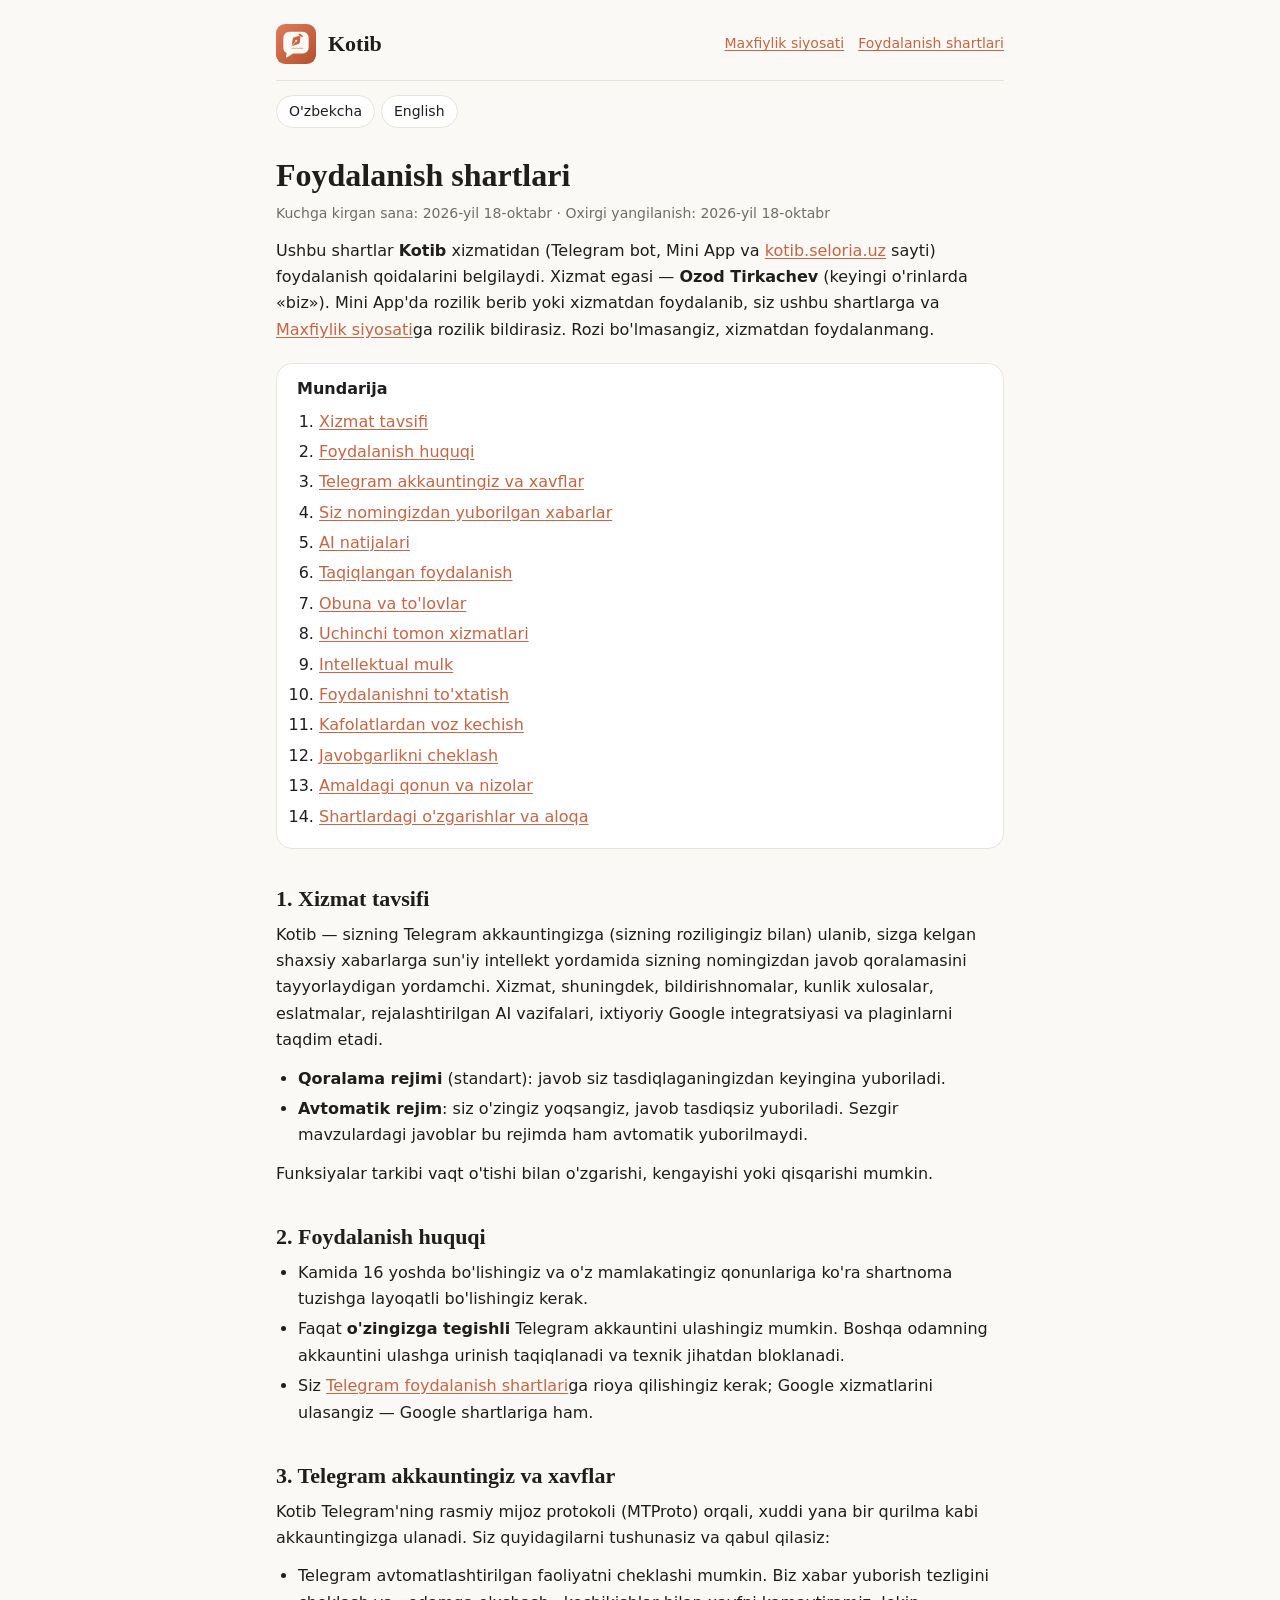
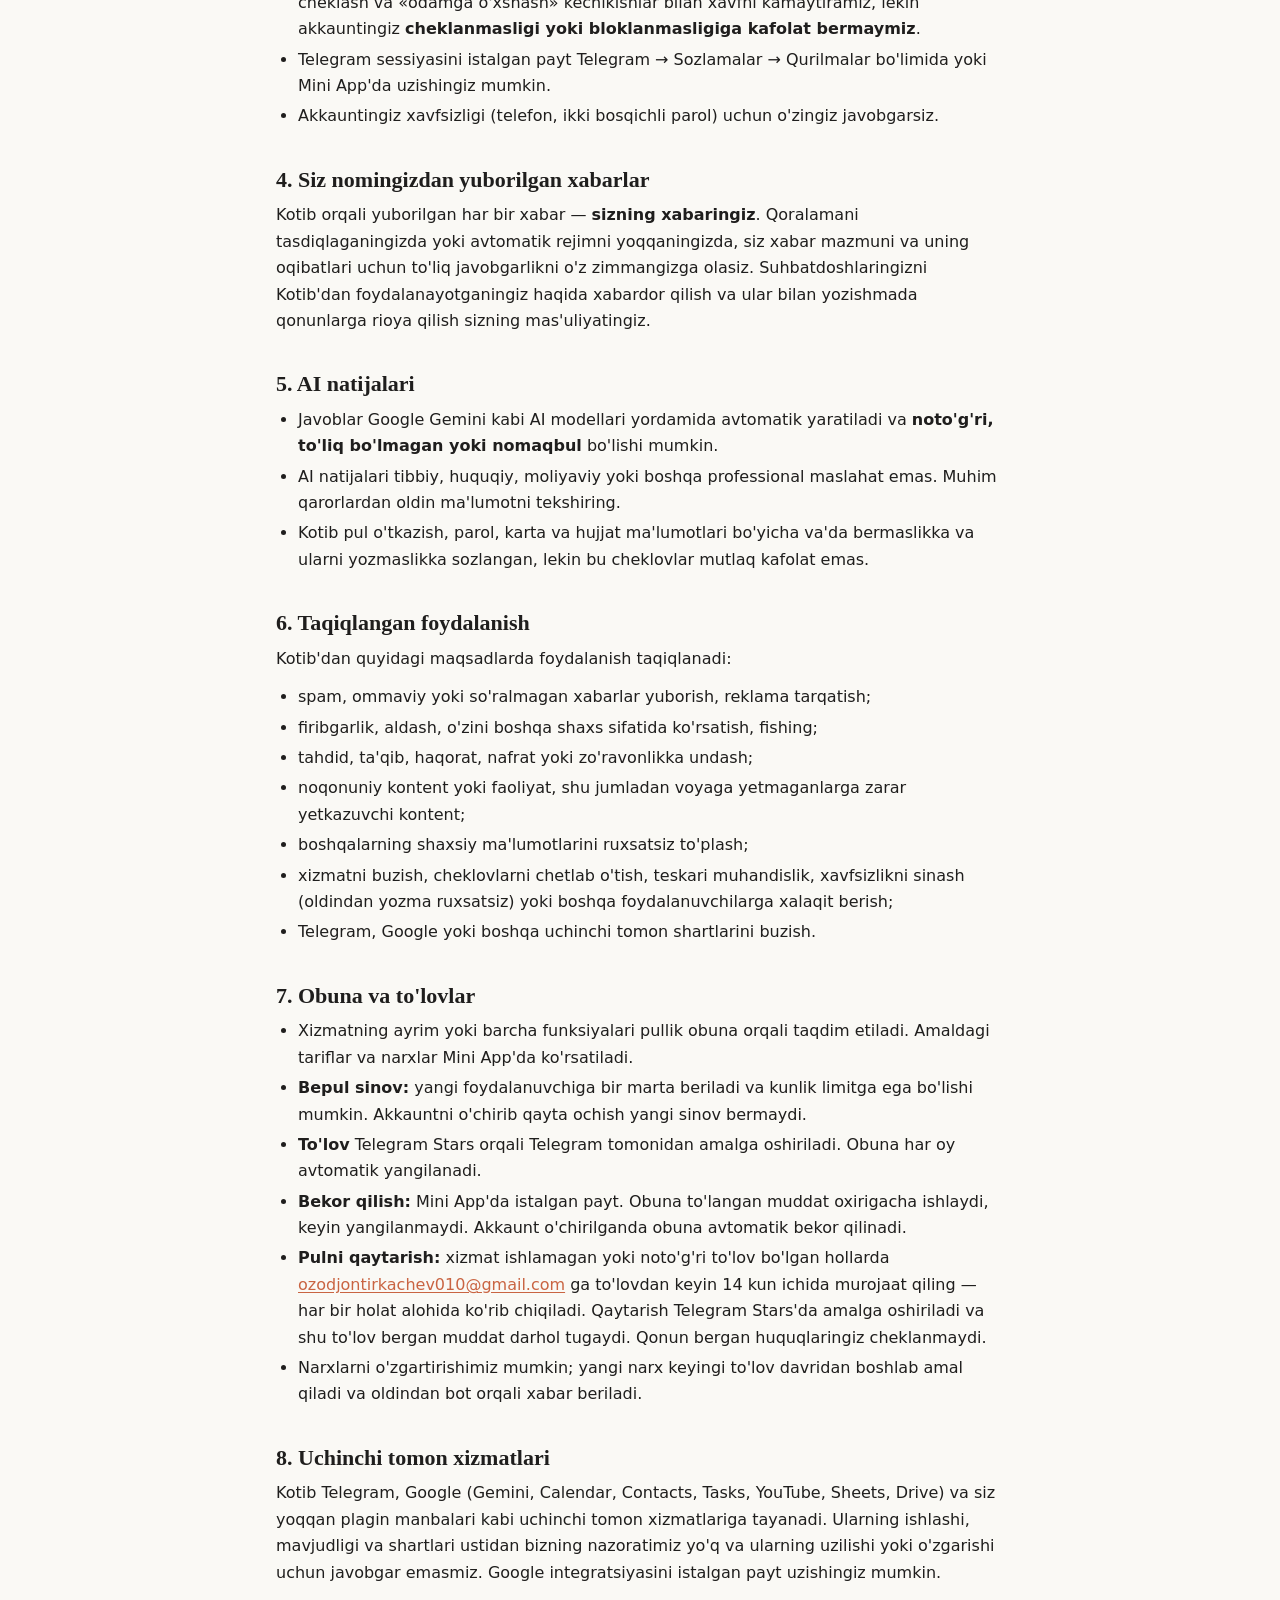
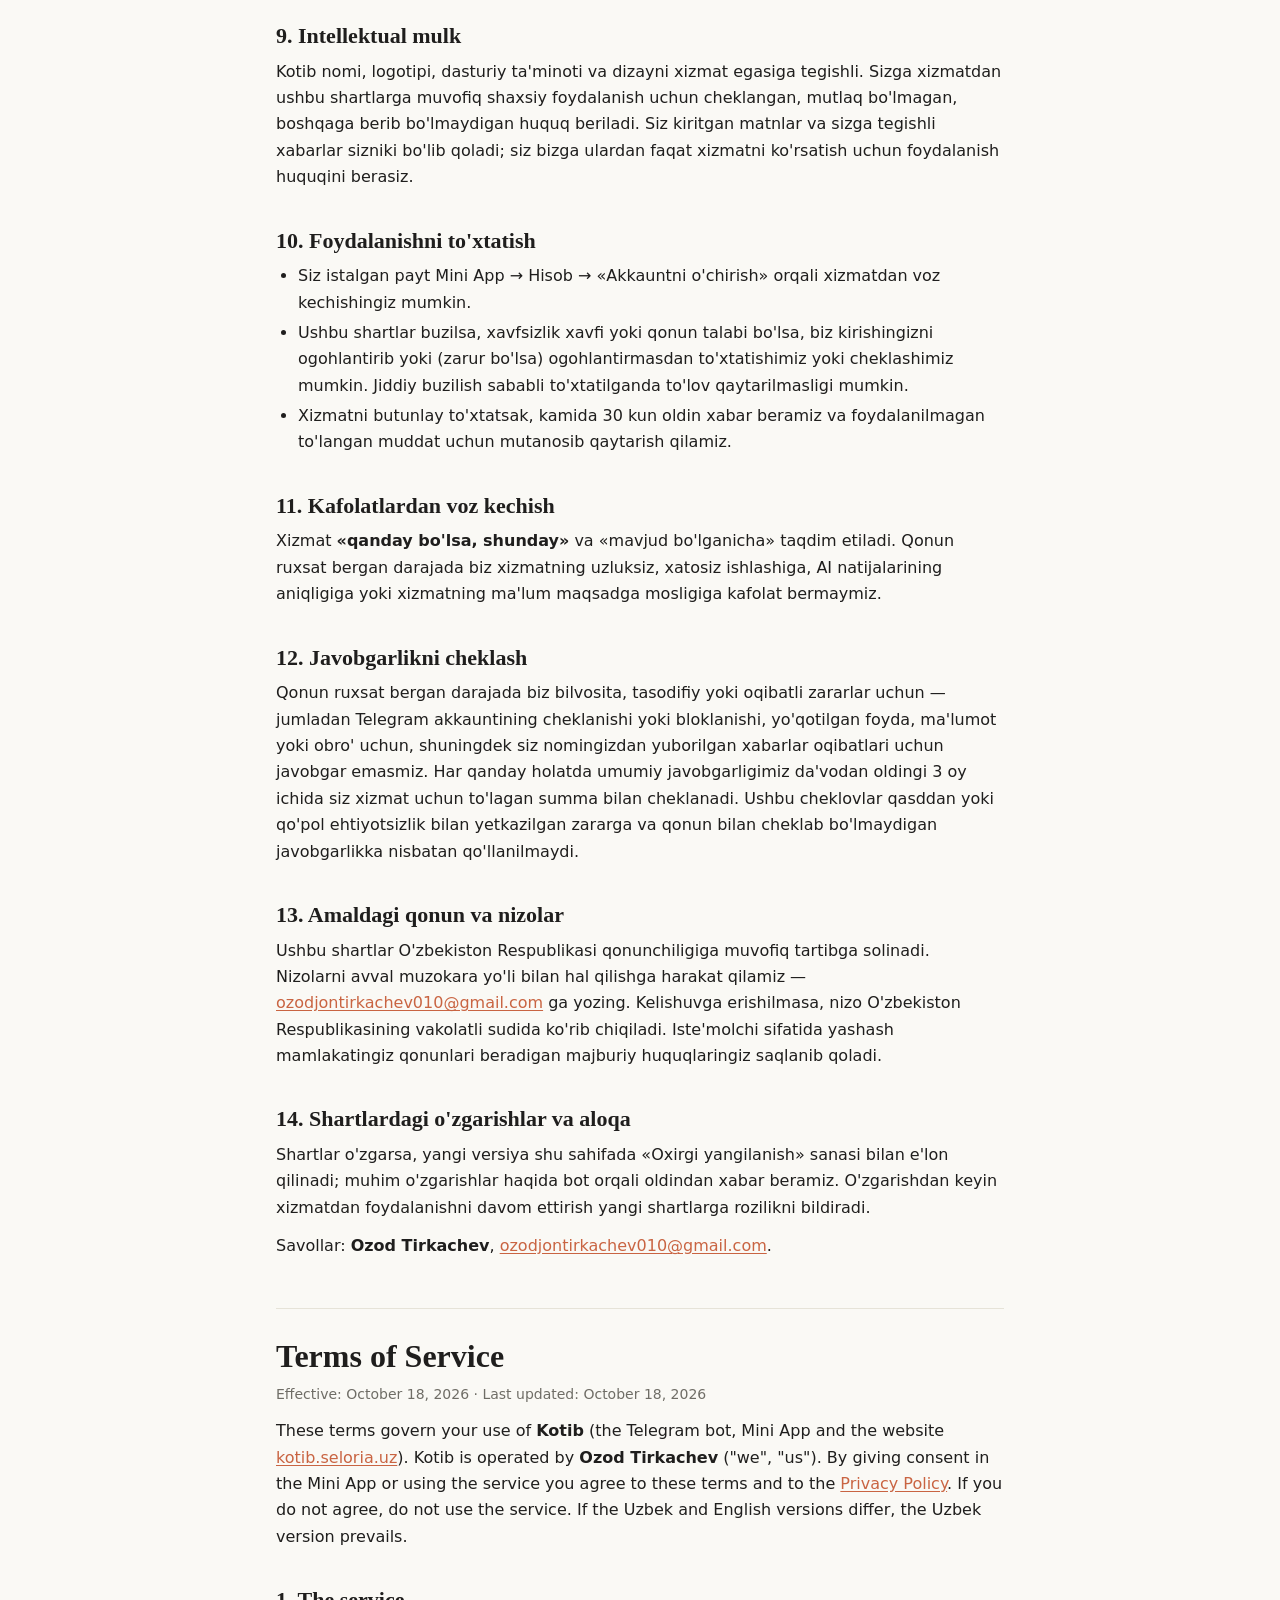
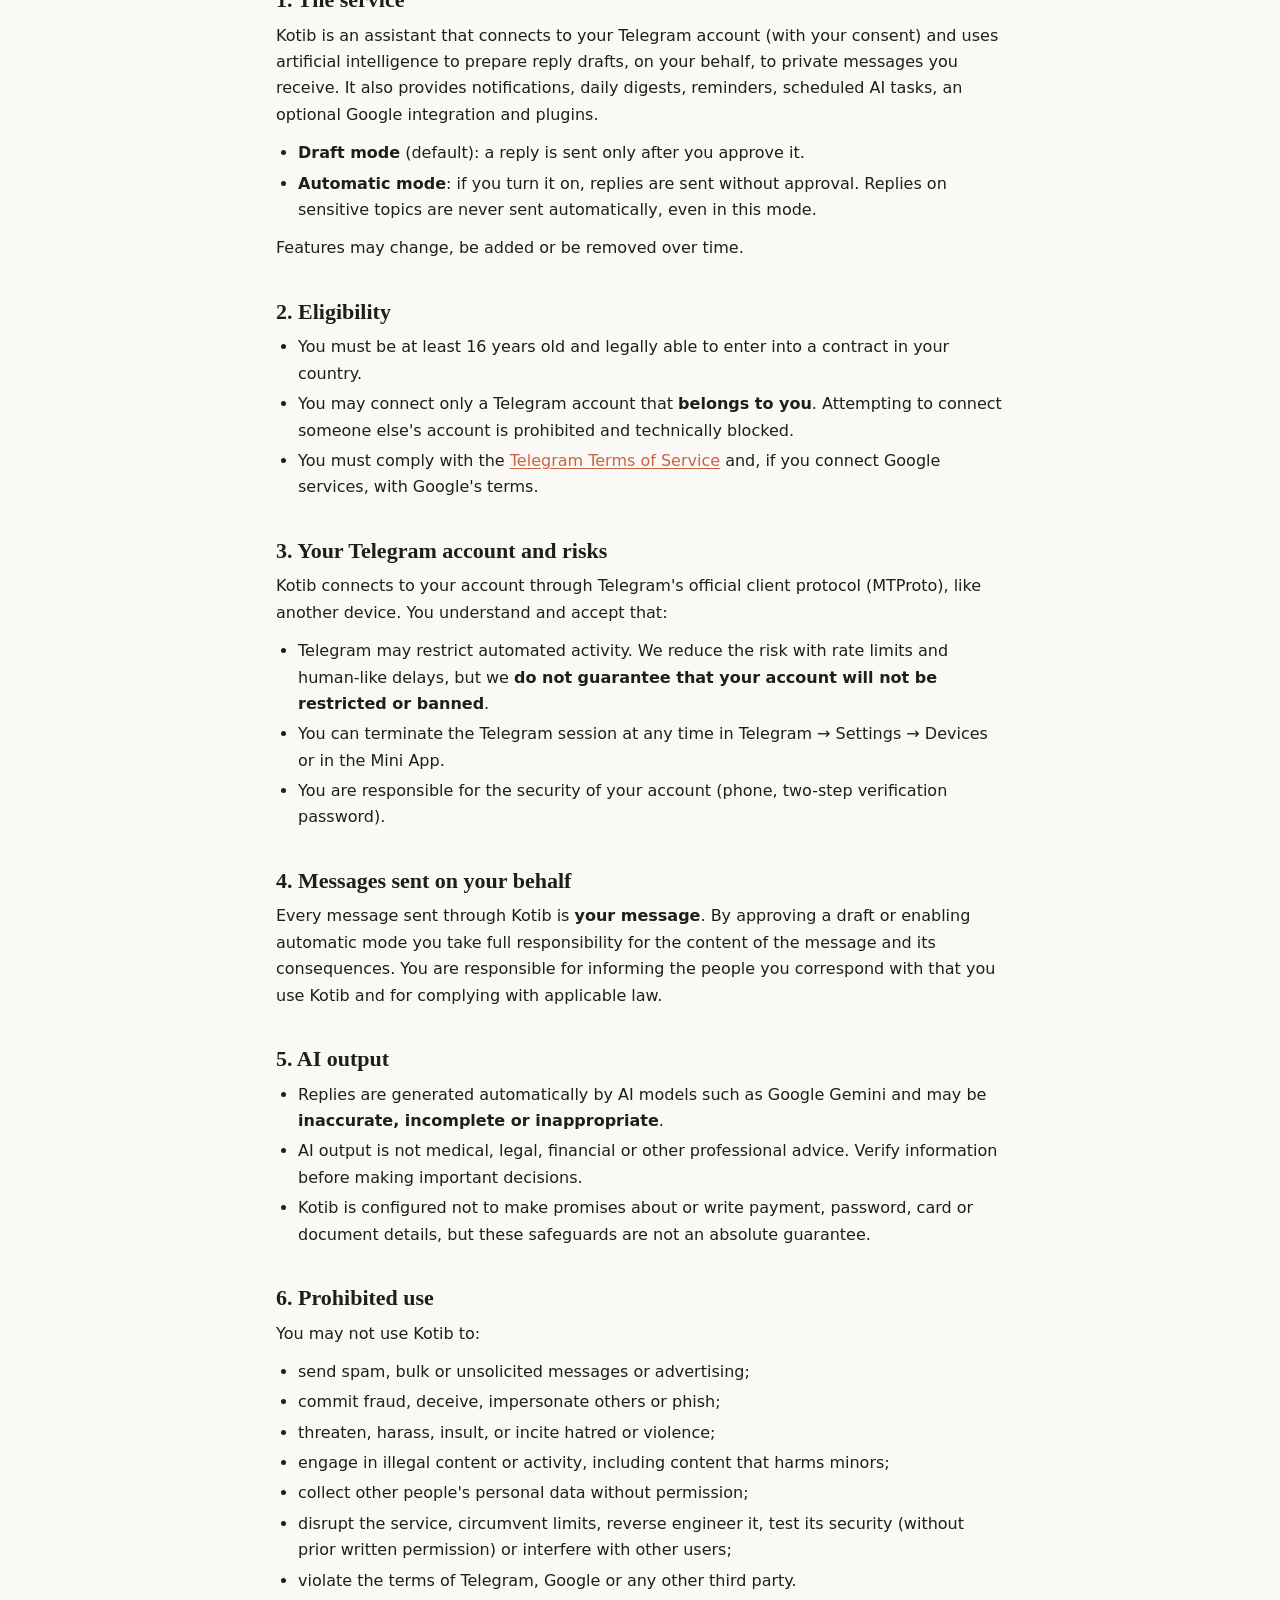
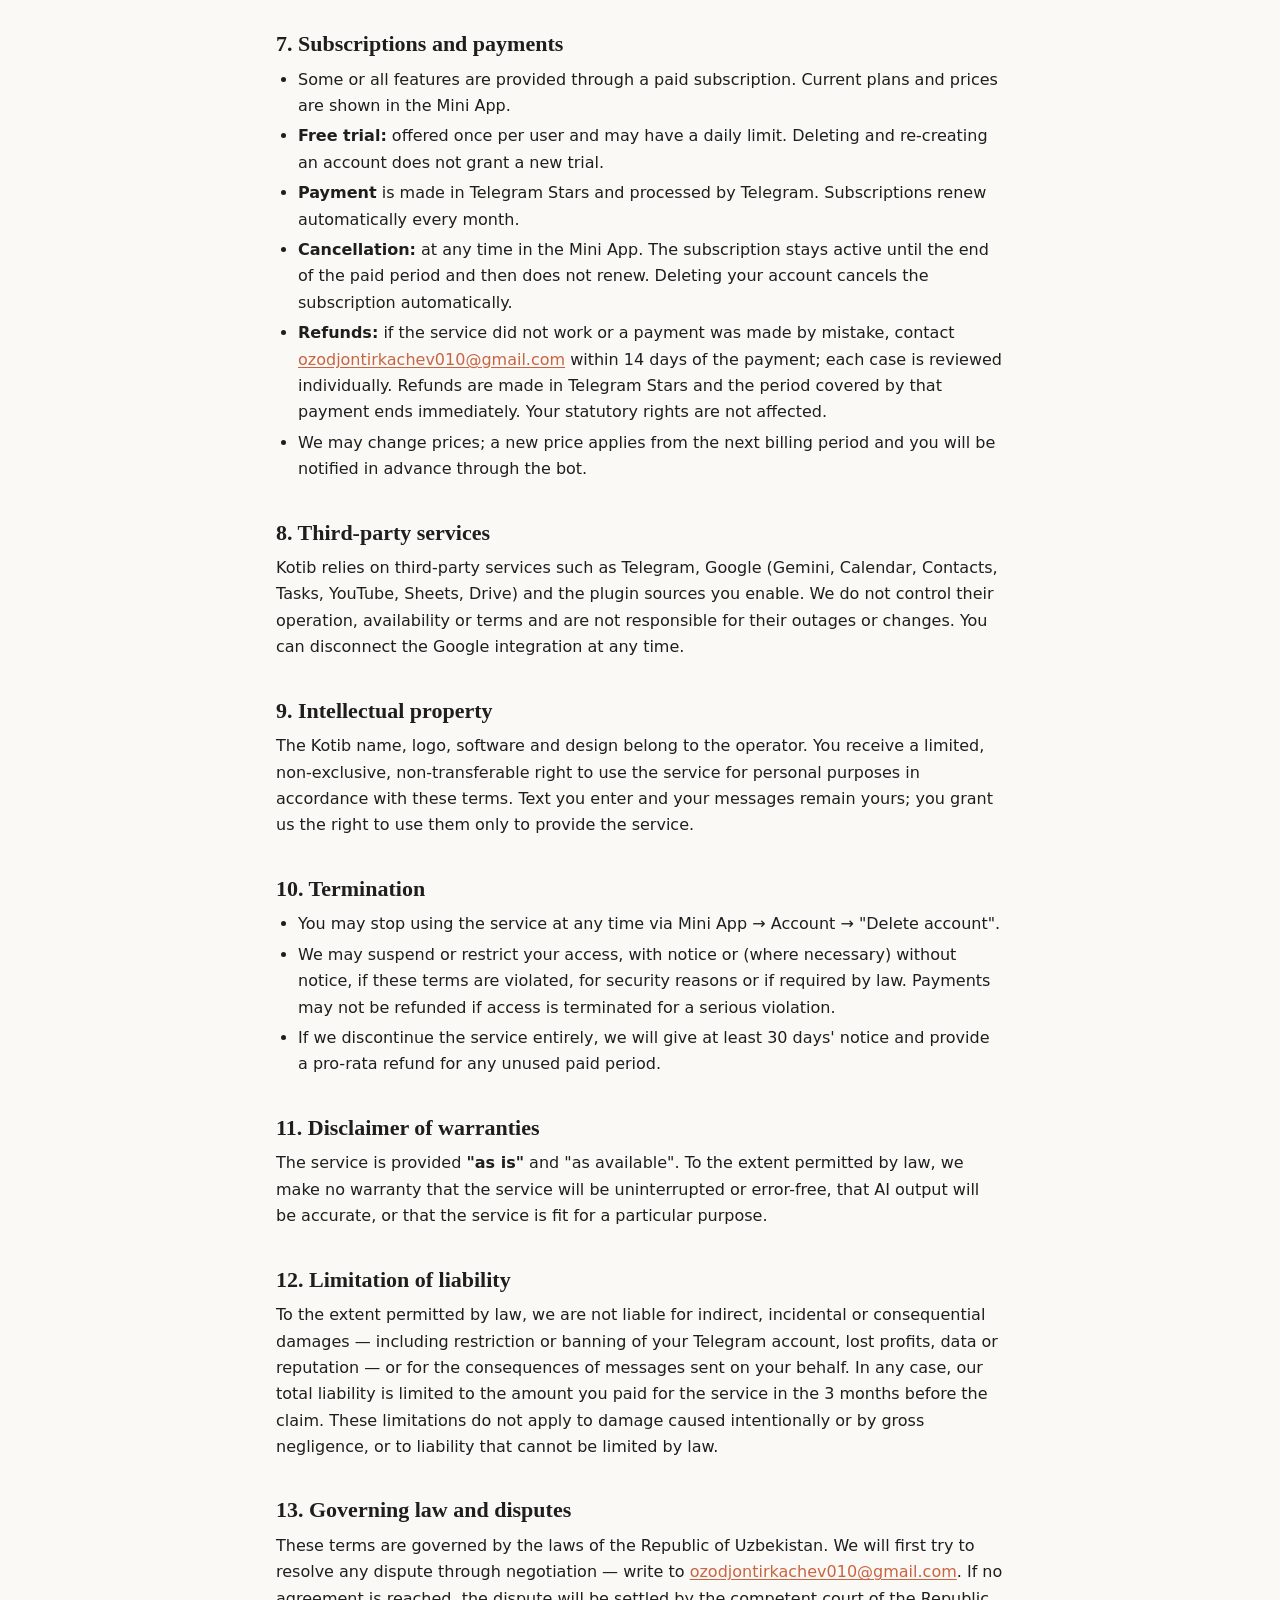
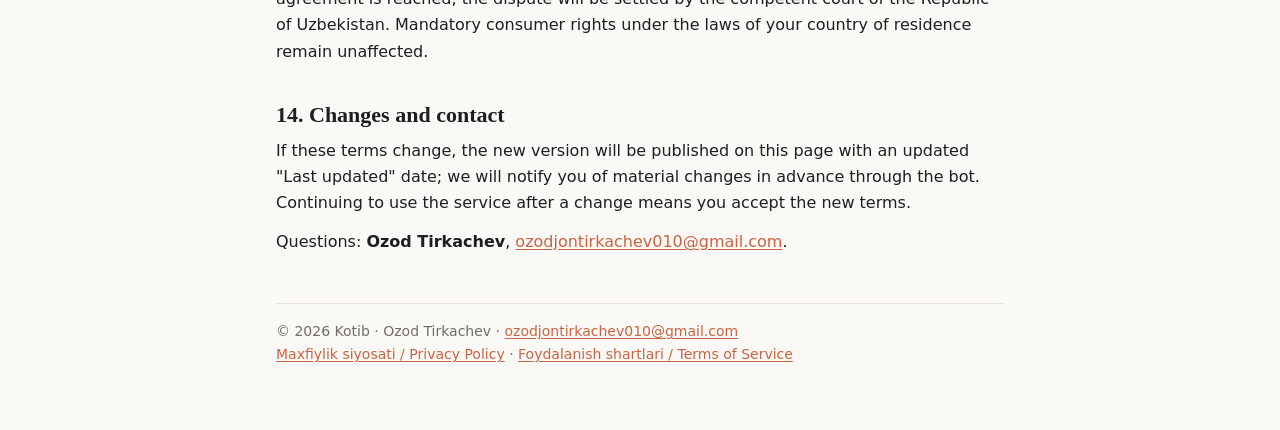
<file: webapp/terms.html>
<!doctype html>
<html lang="uz">
<head>
<meta charset="utf-8">
<meta name="viewport" content="width=device-width, initial-scale=1, viewport-fit=cover">
<meta name="color-scheme" content="light dark">
<title>Foydalanish shartlari — Kotib</title>
<meta name="description" content="Kotib (Telegram AI kotib) xizmatidan foydalanish shartlari: xizmat tavsifi, mas'uliyat, obuna va to'lovlar, cheklovlar.">
<link rel="icon" href="logo.svg" type="image/svg+xml">
<link rel="stylesheet" href="legal.css">
</head>
<body>
<div class="wrap">
<header class="top">
  <img src="logo.svg" alt="" width="40" height="40">
  <a class="brand" href="/terms">Kotib</a>
  <nav><a href="/privacy">Maxfiylik siyosati</a><a href="/terms">Foydalanish shartlari</a></nav>
</header>

<main>
<div class="lang"><a href="#uz">O'zbekcha</a><a href="#en">English</a></div>

<!-- ======================= O'ZBEKCHA ======================= -->
<section id="uz" lang="uz">
<h1>Foydalanish shartlari</h1>
<p class="meta">Kuchga kirgan sana: 2026-yil 18-oktabr · Oxirgi yangilanish: 2026-yil 18-oktabr</p>

<p>Ushbu shartlar <strong>Kotib</strong> xizmatidan (Telegram bot, Mini App va <a href="https://kotib.seloria.uz">kotib.seloria.uz</a> sayti) foydalanish qoidalarini belgilaydi. Xizmat egasi — <strong>Ozod Tirkachev</strong> (keyingi o'rinlarda «biz»). Mini App'da rozilik berib yoki xizmatdan foydalanib, siz ushbu shartlarga va <a href="/privacy">Maxfiylik siyosati</a>ga rozilik bildirasiz. Rozi bo'lmasangiz, xizmatdan foydalanmang.</p>

<nav class="toc" aria-label="Mundarija">
<strong>Mundarija</strong>
<ol>
  <li><a href="#uz-service">Xizmat tavsifi</a></li>
  <li><a href="#uz-eligibility">Foydalanish huquqi</a></li>
  <li><a href="#uz-telegram">Telegram akkauntingiz va xavflar</a></li>
  <li><a href="#uz-responsibility">Siz nomingizdan yuborilgan xabarlar</a></li>
  <li><a href="#uz-ai">AI natijalari</a></li>
  <li><a href="#uz-acceptable">Taqiqlangan foydalanish</a></li>
  <li><a href="#uz-paid">Obuna va to'lovlar</a></li>
  <li><a href="#uz-third">Uchinchi tomon xizmatlari</a></li>
  <li><a href="#uz-ip">Intellektual mulk</a></li>
  <li><a href="#uz-termination">Foydalanishni to'xtatish</a></li>
  <li><a href="#uz-disclaimer">Kafolatlardan voz kechish</a></li>
  <li><a href="#uz-liability">Javobgarlikni cheklash</a></li>
  <li><a href="#uz-law">Amaldagi qonun va nizolar</a></li>
  <li><a href="#uz-changes">Shartlardagi o'zgarishlar va aloqa</a></li>
</ol>
</nav>

<h2 id="uz-service">1. Xizmat tavsifi</h2>
<p>Kotib — sizning Telegram akkauntingizga (sizning roziligingiz bilan) ulanib, sizga kelgan shaxsiy xabarlarga sun'iy intellekt yordamida sizning nomingizdan javob qoralamasini tayyorlaydigan yordamchi. Xizmat, shuningdek, bildirishnomalar, kunlik xulosalar, eslatmalar, rejalashtirilgan AI vazifalari, ixtiyoriy Google integratsiyasi va plaginlarni taqdim etadi.</p>
<ul>
  <li><strong>Qoralama rejimi</strong> (standart): javob siz tasdiqlaganingizdan keyingina yuboriladi.</li>
  <li><strong>Avtomatik rejim</strong>: siz o'zingiz yoqsangiz, javob tasdiqsiz yuboriladi. Sezgir mavzulardagi javoblar bu rejimda ham avtomatik yuborilmaydi.</li>
</ul>
<p>Funksiyalar tarkibi vaqt o'tishi bilan o'zgarishi, kengayishi yoki qisqarishi mumkin.</p>

<h2 id="uz-eligibility">2. Foydalanish huquqi</h2>
<ul>
  <li>Kamida 16 yoshda bo'lishingiz va o'z mamlakatingiz qonunlariga ko'ra shartnoma tuzishga layoqatli bo'lishingiz kerak.</li>
  <li>Faqat <strong>o'zingizga tegishli</strong> Telegram akkauntini ulashingiz mumkin. Boshqa odamning akkauntini ulashga urinish taqiqlanadi va texnik jihatdan bloklanadi.</li>
  <li>Siz <a href="https://telegram.org/tos">Telegram foydalanish shartlari</a>ga rioya qilishingiz kerak; Google xizmatlarini ulasangiz — Google shartlariga ham.</li>
</ul>

<h2 id="uz-telegram">3. Telegram akkauntingiz va xavflar</h2>
<p>Kotib Telegram'ning rasmiy mijoz protokoli (MTProto) orqali, xuddi yana bir qurilma kabi akkauntingizga ulanadi. Siz quyidagilarni tushunasiz va qabul qilasiz:</p>
<ul>
  <li>Telegram avtomatlashtirilgan faoliyatni cheklashi mumkin. Biz xabar yuborish tezligini cheklash va «odamga o'xshash» kechikishlar bilan xavfni kamaytiramiz, lekin akkauntingiz <strong>cheklanmasligi yoki bloklanmasligiga kafolat bermaymiz</strong>.</li>
  <li>Telegram sessiyasini istalgan payt Telegram → Sozlamalar → Qurilmalar bo'limida yoki Mini App'da uzishingiz mumkin.</li>
  <li>Akkauntingiz xavfsizligi (telefon, ikki bosqichli parol) uchun o'zingiz javobgarsiz.</li>
</ul>

<h2 id="uz-responsibility">4. Siz nomingizdan yuborilgan xabarlar</h2>
<p>Kotib orqali yuborilgan har bir xabar — <strong>sizning xabaringiz</strong>. Qoralamani tasdiqlaganingizda yoki avtomatik rejimni yoqqaningizda, siz xabar mazmuni va uning oqibatlari uchun to'liq javobgarlikni o'z zimmangizga olasiz. Suhbatdoshlaringizni Kotib'dan foydalanayotganingiz haqida xabardor qilish va ular bilan yozishmada qonunlarga rioya qilish sizning mas'uliyatingiz.</p>

<h2 id="uz-ai">5. AI natijalari</h2>
<ul>
  <li>Javoblar Google Gemini kabi AI modellari yordamida avtomatik yaratiladi va <strong>noto'g'ri, to'liq bo'lmagan yoki nomaqbul</strong> bo'lishi mumkin.</li>
  <li>AI natijalari tibbiy, huquqiy, moliyaviy yoki boshqa professional maslahat emas. Muhim qarorlardan oldin ma'lumotni tekshiring.</li>
  <li>Kotib pul o'tkazish, parol, karta va hujjat ma'lumotlari bo'yicha va'da bermaslikka va ularni yozmaslikka sozlangan, lekin bu cheklovlar mutlaq kafolat emas.</li>
</ul>

<h2 id="uz-acceptable">6. Taqiqlangan foydalanish</h2>
<p>Kotib'dan quyidagi maqsadlarda foydalanish taqiqlanadi:</p>
<ul>
  <li>spam, ommaviy yoki so'ralmagan xabarlar yuborish, reklama tarqatish;</li>
  <li>firibgarlik, aldash, o'zini boshqa shaxs sifatida ko'rsatish, fishing;</li>
  <li>tahdid, ta'qib, haqorat, nafrat yoki zo'ravonlikka undash;</li>
  <li>noqonuniy kontent yoki faoliyat, shu jumladan voyaga yetmaganlarga zarar yetkazuvchi kontent;</li>
  <li>boshqalarning shaxsiy ma'lumotlarini ruxsatsiz to'plash;</li>
  <li>xizmatni buzish, cheklovlarni chetlab o'tish, teskari muhandislik, xavfsizlikni sinash (oldindan yozma ruxsatsiz) yoki boshqa foydalanuvchilarga xalaqit berish;</li>
  <li>Telegram, Google yoki boshqa uchinchi tomon shartlarini buzish.</li>
</ul>

<h2 id="uz-paid">7. Obuna va to'lovlar</h2>
<ul>
  <li>Xizmatning ayrim yoki barcha funksiyalari pullik obuna orqali taqdim etiladi. Amaldagi tariflar va narxlar Mini App'da ko'rsatiladi.</li>
  <li><strong>Bepul sinov:</strong> yangi foydalanuvchiga bir marta beriladi va kunlik limitga ega bo'lishi mumkin. Akkauntni o'chirib qayta ochish yangi sinov bermaydi.</li>
  <li><strong>To'lov</strong> Telegram Stars orqali Telegram tomonidan amalga oshiriladi. Obuna har oy avtomatik yangilanadi.</li>
  <li><strong>Bekor qilish:</strong> Mini App'da istalgan payt. Obuna to'langan muddat oxirigacha ishlaydi, keyin yangilanmaydi. Akkaunt o'chirilganda obuna avtomatik bekor qilinadi.</li>
  <li><strong>Pulni qaytarish:</strong> xizmat ishlamagan yoki noto'g'ri to'lov bo'lgan hollarda <a href="mailto:ozodjontirkachev010@gmail.com">ozodjontirkachev010@gmail.com</a> ga to'lovdan keyin 14 kun ichida murojaat qiling — har bir holat alohida ko'rib chiqiladi. Qaytarish Telegram Stars'da amalga oshiriladi va shu to'lov bergan muddat darhol tugaydi. Qonun bergan huquqlaringiz cheklanmaydi.</li>
  <li>Narxlarni o'zgartirishimiz mumkin; yangi narx keyingi to'lov davridan boshlab amal qiladi va oldindan bot orqali xabar beriladi.</li>
</ul>

<h2 id="uz-third">8. Uchinchi tomon xizmatlari</h2>
<p>Kotib Telegram, Google (Gemini, Calendar, Contacts, Tasks, YouTube, Sheets, Drive) va siz yoqqan plagin manbalari kabi uchinchi tomon xizmatlariga tayanadi. Ularning ishlashi, mavjudligi va shartlari ustidan bizning nazoratimiz yo'q va ularning uzilishi yoki o'zgarishi uchun javobgar emasmiz. Google integratsiyasini istalgan payt uzishingiz mumkin.</p>

<h2 id="uz-ip">9. Intellektual mulk</h2>
<p>Kotib nomi, logotipi, dasturiy ta'minoti va dizayni xizmat egasiga tegishli. Sizga xizmatdan ushbu shartlarga muvofiq shaxsiy foydalanish uchun cheklangan, mutlaq bo'lmagan, boshqaga berib bo'lmaydigan huquq beriladi. Siz kiritgan matnlar va sizga tegishli xabarlar sizniki bo'lib qoladi; siz bizga ulardan faqat xizmatni ko'rsatish uchun foydalanish huquqini berasiz.</p>

<h2 id="uz-termination">10. Foydalanishni to'xtatish</h2>
<ul>
  <li>Siz istalgan payt Mini App → Hisob → «Akkauntni o'chirish» orqali xizmatdan voz kechishingiz mumkin.</li>
  <li>Ushbu shartlar buzilsa, xavfsizlik xavfi yoki qonun talabi bo'lsa, biz kirishingizni ogohlantirib yoki (zarur bo'lsa) ogohlantirmasdan to'xtatishimiz yoki cheklashimiz mumkin. Jiddiy buzilish sababli to'xtatilganda to'lov qaytarilmasligi mumkin.</li>
  <li>Xizmatni butunlay to'xtatsak, kamida 30 kun oldin xabar beramiz va foydalanilmagan to'langan muddat uchun mutanosib qaytarish qilamiz.</li>
</ul>

<h2 id="uz-disclaimer">11. Kafolatlardan voz kechish</h2>
<p>Xizmat <strong>«qanday bo'lsa, shunday»</strong> va «mavjud bo'lganicha» taqdim etiladi. Qonun ruxsat bergan darajada biz xizmatning uzluksiz, xatosiz ishlashiga, AI natijalarining aniqligiga yoki xizmatning ma'lum maqsadga mosligiga kafolat bermaymiz.</p>

<h2 id="uz-liability">12. Javobgarlikni cheklash</h2>
<p>Qonun ruxsat bergan darajada biz bilvosita, tasodifiy yoki oqibatli zararlar uchun — jumladan Telegram akkauntining cheklanishi yoki bloklanishi, yo'qotilgan foyda, ma'lumot yoki obro' uchun, shuningdek siz nomingizdan yuborilgan xabarlar oqibatlari uchun javobgar emasmiz. Har qanday holatda umumiy javobgarligimiz da'vodan oldingi 3 oy ichida siz xizmat uchun to'lagan summa bilan cheklanadi. Ushbu cheklovlar qasddan yoki qo'pol ehtiyotsizlik bilan yetkazilgan zararga va qonun bilan cheklab bo'lmaydigan javobgarlikka nisbatan qo'llanilmaydi.</p>

<h2 id="uz-law">13. Amaldagi qonun va nizolar</h2>
<p>Ushbu shartlar O'zbekiston Respublikasi qonunchiligiga muvofiq tartibga solinadi. Nizolarni avval muzokara yo'li bilan hal qilishga harakat qilamiz — <a href="mailto:ozodjontirkachev010@gmail.com">ozodjontirkachev010@gmail.com</a> ga yozing. Kelishuvga erishilmasa, nizo O'zbekiston Respublikasining vakolatli sudida ko'rib chiqiladi. Iste'molchi sifatida yashash mamlakatingiz qonunlari beradigan majburiy huquqlaringiz saqlanib qoladi.</p>

<h2 id="uz-changes">14. Shartlardagi o'zgarishlar va aloqa</h2>
<p>Shartlar o'zgarsa, yangi versiya shu sahifada «Oxirgi yangilanish» sanasi bilan e'lon qilinadi; muhim o'zgarishlar haqida bot orqali oldindan xabar beramiz. O'zgarishdan keyin xizmatdan foydalanishni davom ettirish yangi shartlarga rozilikni bildiradi.</p>
<p>Savollar: <strong>Ozod Tirkachev</strong>, <a href="mailto:ozodjontirkachev010@gmail.com">ozodjontirkachev010@gmail.com</a>.</p>
</section>

<hr>

<!-- ======================= ENGLISH ======================= -->
<section id="en" lang="en">
<h1>Terms of Service</h1>
<p class="meta">Effective: October 18, 2026 · Last updated: October 18, 2026</p>

<p>These terms govern your use of <strong>Kotib</strong> (the Telegram bot, Mini App and the website <a href="https://kotib.seloria.uz">kotib.seloria.uz</a>). Kotib is operated by <strong>Ozod Tirkachev</strong> ("we", "us"). By giving consent in the Mini App or using the service you agree to these terms and to the <a href="/privacy">Privacy Policy</a>. If you do not agree, do not use the service. If the Uzbek and English versions differ, the Uzbek version prevails.</p>

<h2 id="en-service">1. The service</h2>
<p>Kotib is an assistant that connects to your Telegram account (with your consent) and uses artificial intelligence to prepare reply drafts, on your behalf, to private messages you receive. It also provides notifications, daily digests, reminders, scheduled AI tasks, an optional Google integration and plugins.</p>
<ul>
  <li><strong>Draft mode</strong> (default): a reply is sent only after you approve it.</li>
  <li><strong>Automatic mode</strong>: if you turn it on, replies are sent without approval. Replies on sensitive topics are never sent automatically, even in this mode.</li>
</ul>
<p>Features may change, be added or be removed over time.</p>

<h2 id="en-eligibility">2. Eligibility</h2>
<ul>
  <li>You must be at least 16 years old and legally able to enter into a contract in your country.</li>
  <li>You may connect only a Telegram account that <strong>belongs to you</strong>. Attempting to connect someone else's account is prohibited and technically blocked.</li>
  <li>You must comply with the <a href="https://telegram.org/tos">Telegram Terms of Service</a> and, if you connect Google services, with Google's terms.</li>
</ul>

<h2 id="en-telegram">3. Your Telegram account and risks</h2>
<p>Kotib connects to your account through Telegram's official client protocol (MTProto), like another device. You understand and accept that:</p>
<ul>
  <li>Telegram may restrict automated activity. We reduce the risk with rate limits and human-like delays, but we <strong>do not guarantee that your account will not be restricted or banned</strong>.</li>
  <li>You can terminate the Telegram session at any time in Telegram → Settings → Devices or in the Mini App.</li>
  <li>You are responsible for the security of your account (phone, two-step verification password).</li>
</ul>

<h2 id="en-responsibility">4. Messages sent on your behalf</h2>
<p>Every message sent through Kotib is <strong>your message</strong>. By approving a draft or enabling automatic mode you take full responsibility for the content of the message and its consequences. You are responsible for informing the people you correspond with that you use Kotib and for complying with applicable law.</p>

<h2 id="en-ai">5. AI output</h2>
<ul>
  <li>Replies are generated automatically by AI models such as Google Gemini and may be <strong>inaccurate, incomplete or inappropriate</strong>.</li>
  <li>AI output is not medical, legal, financial or other professional advice. Verify information before making important decisions.</li>
  <li>Kotib is configured not to make promises about or write payment, password, card or document details, but these safeguards are not an absolute guarantee.</li>
</ul>

<h2 id="en-acceptable">6. Prohibited use</h2>
<p>You may not use Kotib to:</p>
<ul>
  <li>send spam, bulk or unsolicited messages or advertising;</li>
  <li>commit fraud, deceive, impersonate others or phish;</li>
  <li>threaten, harass, insult, or incite hatred or violence;</li>
  <li>engage in illegal content or activity, including content that harms minors;</li>
  <li>collect other people's personal data without permission;</li>
  <li>disrupt the service, circumvent limits, reverse engineer it, test its security (without prior written permission) or interfere with other users;</li>
  <li>violate the terms of Telegram, Google or any other third party.</li>
</ul>

<h2 id="en-paid">7. Subscriptions and payments</h2>
<ul>
  <li>Some or all features are provided through a paid subscription. Current plans and prices are shown in the Mini App.</li>
  <li><strong>Free trial:</strong> offered once per user and may have a daily limit. Deleting and re-creating an account does not grant a new trial.</li>
  <li><strong>Payment</strong> is made in Telegram Stars and processed by Telegram. Subscriptions renew automatically every month.</li>
  <li><strong>Cancellation:</strong> at any time in the Mini App. The subscription stays active until the end of the paid period and then does not renew. Deleting your account cancels the subscription automatically.</li>
  <li><strong>Refunds:</strong> if the service did not work or a payment was made by mistake, contact <a href="mailto:ozodjontirkachev010@gmail.com">ozodjontirkachev010@gmail.com</a> within 14 days of the payment; each case is reviewed individually. Refunds are made in Telegram Stars and the period covered by that payment ends immediately. Your statutory rights are not affected.</li>
  <li>We may change prices; a new price applies from the next billing period and you will be notified in advance through the bot.</li>
</ul>

<h2 id="en-third">8. Third-party services</h2>
<p>Kotib relies on third-party services such as Telegram, Google (Gemini, Calendar, Contacts, Tasks, YouTube, Sheets, Drive) and the plugin sources you enable. We do not control their operation, availability or terms and are not responsible for their outages or changes. You can disconnect the Google integration at any time.</p>

<h2 id="en-ip">9. Intellectual property</h2>
<p>The Kotib name, logo, software and design belong to the operator. You receive a limited, non-exclusive, non-transferable right to use the service for personal purposes in accordance with these terms. Text you enter and your messages remain yours; you grant us the right to use them only to provide the service.</p>

<h2 id="en-termination">10. Termination</h2>
<ul>
  <li>You may stop using the service at any time via Mini App → Account → "Delete account".</li>
  <li>We may suspend or restrict your access, with notice or (where necessary) without notice, if these terms are violated, for security reasons or if required by law. Payments may not be refunded if access is terminated for a serious violation.</li>
  <li>If we discontinue the service entirely, we will give at least 30 days' notice and provide a pro-rata refund for any unused paid period.</li>
</ul>

<h2 id="en-disclaimer">11. Disclaimer of warranties</h2>
<p>The service is provided <strong>"as is"</strong> and "as available". To the extent permitted by law, we make no warranty that the service will be uninterrupted or error-free, that AI output will be accurate, or that the service is fit for a particular purpose.</p>

<h2 id="en-liability">12. Limitation of liability</h2>
<p>To the extent permitted by law, we are not liable for indirect, incidental or consequential damages — including restriction or banning of your Telegram account, lost profits, data or reputation — or for the consequences of messages sent on your behalf. In any case, our total liability is limited to the amount you paid for the service in the 3 months before the claim. These limitations do not apply to damage caused intentionally or by gross negligence, or to liability that cannot be limited by law.</p>

<h2 id="en-law">13. Governing law and disputes</h2>
<p>These terms are governed by the laws of the Republic of Uzbekistan. We will first try to resolve any dispute through negotiation — write to <a href="mailto:ozodjontirkachev010@gmail.com">ozodjontirkachev010@gmail.com</a>. If no agreement is reached, the dispute will be settled by the competent court of the Republic of Uzbekistan. Mandatory consumer rights under the laws of your country of residence remain unaffected.</p>

<h2 id="en-changes">14. Changes and contact</h2>
<p>If these terms change, the new version will be published on this page with an updated "Last updated" date; we will notify you of material changes in advance through the bot. Continuing to use the service after a change means you accept the new terms.</p>
<p>Questions: <strong>Ozod Tirkachev</strong>, <a href="mailto:ozodjontirkachev010@gmail.com">ozodjontirkachev010@gmail.com</a>.</p>
</section>
</main>

<footer>
  © 2026 Kotib · Ozod Tirkachev · <a href="mailto:ozodjontirkachev010@gmail.com">ozodjontirkachev010@gmail.com</a><br>
  <a href="/privacy">Maxfiylik siyosati / Privacy Policy</a> · <a href="/terms">Foydalanish shartlari / Terms of Service</a>
</footer>
</div>
</body>
</html>
</file>
<file: webapp/app.css>
/* Kotib — iliq "fil suyagi" fon, terrakota aksent, serif sarlavhalar. Yorug' va qorong'i mavzu. */
:root {
  --bg: #faf9f5;
  --surface: #ffffff;
  --surface-2: #f3f1ea;
  --border: #e6e3d8;
  --text: #1f1e1d;
  --muted: #6f6d66;
  --accent: #c96442;
  --chart: #c96442; /* grafik ustunlari (dataviz validatoridan o'tgan) */
  --accent-hover: #b4532f;
  --accent-soft: #f6e5dc;
  --on-accent: #ffffff;
  --ok: #4f7a4a;
  --ok-soft: #e4eedf;
  --warn: #a8661c;
  --warn-soft: #f6ead6;
  --danger: #b4372a;
  --danger-soft: #f6dfdb;
  --shadow: 0 1px 2px rgba(31, 30, 29, .04), 0 4px 16px rgba(31, 30, 29, .05);
  --radius: 16px;
  --radius-sm: 10px;
  --serif: ui-serif, "New York", "Iowan Old Style", Georgia, Cambria, "Times New Roman", serif;
  --sans: system-ui, -apple-system, "Segoe UI", Roboto, "Helvetica Neue", Arial, sans-serif;
  color-scheme: light;
}
:root[data-theme="dark"] {
  --bg: #262624;
  --surface: #30302e;
  --surface-2: #2b2b29;
  --border: #3f3e3a;
  --text: #f5f4ee;
  --muted: #a8a59c;
  --accent: #d97757;
  --chart: #cf6b48; /* qorong'i fonda yorug'lik oralig'ida */
  --accent-hover: #e48a6c;
  --accent-soft: #4a3329;
  --on-accent: #1f1e1d;
  --ok: #8fbf86;
  --ok-soft: #2f3b2c;
  --warn: #e0a85c;
  --warn-soft: #43361f;
  --danger: #e57b6d;
  --danger-soft: #4a2c28;
  --shadow: 0 1px 2px rgba(0, 0, 0, .2), 0 4px 16px rgba(0, 0, 0, .18);
  color-scheme: dark;
}

* { box-sizing: border-box; }
html, body { margin: 0; background: var(--bg); color: var(--text); }
body {
  font: 15px/1.5 var(--sans);
  -webkit-font-smoothing: antialiased;
  -webkit-tap-highlight-color: transparent;
}
#app { max-width: 640px; margin: 0 auto; padding: 20px 16px calc(96px + env(safe-area-inset-bottom)); }

h1, h2, h3 { font-family: var(--serif); font-weight: 500; letter-spacing: -.01em; margin: 0; }
h1 { font-size: 28px; line-height: 1.2; }
h2 { font-size: 21px; line-height: 1.3; margin: 28px 0 12px; }
h3 { font-size: 17px; line-height: 1.35; }
p { margin: 0 0 10px; }
a { color: var(--accent); }

.eyebrow { font-size: 12px; text-transform: uppercase; letter-spacing: .08em; color: var(--muted); margin-bottom: 6px; }
.muted { color: var(--muted); font-size: 13.5px; }
.small { font-size: 12.5px; }
.err { color: var(--danger); font-size: 14px; }
.center { text-align: center; }
.stack > * + * { margin-top: 12px; }
.full { width: 100%; }

/* ---- kartalar ---- */
.card {
  background: var(--surface);
  border: 1px solid var(--border);
  border-radius: var(--radius);
  padding: 16px;
  margin: 12px 0;
  box-shadow: var(--shadow);
}
.card.soft { background: var(--surface-2); box-shadow: none; }
.card.accent { background: var(--accent-soft); border-color: transparent; box-shadow: none; }
.card.danger { border-color: var(--danger-soft); }
.card-head { display: flex; align-items: center; justify-content: space-between; gap: 12px; margin-bottom: 10px; }

.hero { padding: 8px 2px 4px; }
.hero h1 { margin-bottom: 6px; }

.stats { display: grid; grid-template-columns: repeat(2, minmax(0, 1fr)); gap: 12px; margin: 12px 0; }
.stat { background: var(--surface); border: 1px solid var(--border); border-radius: var(--radius); padding: 14px; box-shadow: var(--shadow); text-align: left; color: var(--text); font: inherit; }
.stat .num { font-family: var(--serif); font-size: 30px; line-height: 1.1; }
.stat .lbl { color: var(--muted); font-size: 13px; margin-top: 4px; }
button.stat { cursor: pointer; width: 100%; }

/* ---- holat belgilari ---- */
.badge { display: inline-flex; align-items: center; gap: 6px; padding: 4px 10px; border-radius: 999px; font-size: 12.5px; font-weight: 600; background: var(--surface-2); color: var(--muted); }
.badge::before { content: ""; width: 7px; height: 7px; border-radius: 50%; background: currentColor; }
.badge.ok { background: var(--ok-soft); color: var(--ok); }
.badge.warn { background: var(--warn-soft); color: var(--warn); }
.badge.bad { background: var(--danger-soft); color: var(--danger); }
.badge.accent { background: var(--accent-soft); color: var(--accent); }

/* ---- tugmalar ---- */
button { font: inherit; cursor: pointer; }
.btn {
  display: inline-flex; align-items: center; justify-content: center; gap: 8px;
  min-height: 44px; padding: 10px 18px; border-radius: 12px; border: 1px solid transparent;
  background: var(--accent); color: var(--on-accent); font-weight: 600; font-size: 15px;
  transition: background .15s ease, transform .05s ease, opacity .15s ease;
}
.btn:hover { background: var(--accent-hover); }
.btn:active { transform: scale(.985); }
.btn:disabled { opacity: .5; cursor: default; }
.btn.block { width: 100%; }
.btn.ghost { background: transparent; color: var(--text); border-color: var(--border); }
.btn.ghost:hover { background: var(--surface-2); }
.btn.subtle { background: var(--surface-2); color: var(--text); }
.btn.danger { background: var(--danger); color: #fff; }
.btn.danger-ghost { background: transparent; color: var(--danger); border-color: var(--danger-soft); }
.btn.sm { min-height: 36px; padding: 6px 12px; font-size: 14px; border-radius: 10px; }
.row { display: flex; gap: 10px; align-items: center; flex-wrap: wrap; }
.row.end { justify-content: flex-end; }
.row > .grow { flex: 1 1 auto; }
.row.nowrap { flex-wrap: nowrap; }
.row.nowrap > .grow { width: 0; min-width: 0; }
.actions { display: flex; gap: 10px; margin-top: 12px; }
.actions > * { flex: 1 1 0; }

/* ---- formalar ---- */
.field { margin: 14px 0; }
.field > label, .label { display: block; font-size: 13px; font-weight: 600; color: var(--muted); margin-bottom: 6px; }
.hint { font-size: 12.5px; color: var(--muted); margin-top: 6px; }
input[type=text], input[type=password], input[type=tel], input[type=time], input[type=search], input[type=number], select, textarea {
  width: 100%; min-height: 44px; padding: 10px 12px; border-radius: 12px;
  border: 1px solid var(--border); background: var(--surface); color: var(--text); font: inherit;
  transition: border-color .15s ease, box-shadow .15s ease;
  -webkit-appearance: none; appearance: none;
}
select { background-image: linear-gradient(45deg, transparent 50%, var(--muted) 50%), linear-gradient(135deg, var(--muted) 50%, transparent 50%);
  background-position: calc(100% - 18px) 19px, calc(100% - 13px) 19px; background-size: 5px 5px; background-repeat: no-repeat; padding-right: 34px; }
input:focus, select:focus, textarea:focus { outline: none; border-color: var(--accent); box-shadow: 0 0 0 3px var(--accent-soft); }
textarea { min-height: 96px; resize: vertical; line-height: 1.5; }
.counter { text-align: right; font-size: 12px; color: var(--muted); margin-top: 4px; }
.counter.over { color: var(--danger); }
.two { display: grid; grid-template-columns: 1fr 1fr; gap: 10px; }

/* segmentli tanlov (rejim) */
.segmented { display: grid; grid-auto-flow: column; grid-auto-columns: 1fr; background: var(--surface-2); border-radius: 12px; padding: 4px; gap: 4px; }
.segmented button { border: 0; background: transparent; color: var(--muted); padding: 9px 6px; border-radius: 9px; font-weight: 600; font-size: 14px; }
.segmented.scroll { overflow-x: auto; grid-auto-columns: max-content; scrollbar-width: none; }
.segmented.scroll button { padding: 9px 10px; white-space: nowrap; }
.segmented button.on { background: var(--surface); color: var(--text); box-shadow: var(--shadow); }

/* kalit (switch) */
.switch-row { display: flex; align-items: center; justify-content: space-between; gap: 14px; padding: 12px 0; border-top: 1px solid var(--border); }
.switch-row:first-child { border-top: 0; padding-top: 2px; }
.switch-row .t { font-weight: 600; font-size: 15px; }
.switch-row .d { font-size: 12.5px; color: var(--muted); }
.switch { position: relative; flex: 0 0 auto; width: 48px; height: 28px; }
.switch input { position: absolute; inset: 0; opacity: 0; margin: 0; cursor: pointer; z-index: 1; }
.switch span { position: absolute; inset: 0; border-radius: 999px; background: var(--border); transition: background .2s ease; }
.switch span::after { content: ""; position: absolute; top: 3px; left: 3px; width: 22px; height: 22px; border-radius: 50%; background: #fff; box-shadow: 0 1px 3px rgba(0,0,0,.25); transition: transform .2s ease; }
.switch input:checked + span { background: var(--accent); }
.switch input:checked + span::after { transform: translateX(20px); }
.switch input:focus-visible + span { box-shadow: 0 0 0 3px var(--accent-soft); }

/* ---- qoralamalar ---- */
.bubble { background: var(--surface-2); border-radius: 14px 14px 14px 4px; padding: 10px 12px; white-space: pre-wrap; word-break: break-word; font-size: 14.5px; }
.meta { display: flex; justify-content: space-between; gap: 8px; color: var(--muted); font-size: 12.5px; margin: 8px 0 10px; }
.reason { display: inline-block; font-size: 12px; padding: 2px 8px; border-radius: 999px; background: var(--warn-soft); color: var(--warn); }

/* kontakt ro'yxati */
.clist { max-height: 240px; overflow: auto; border: 1px solid var(--border); border-radius: 12px; margin-top: 8px; background: var(--surface); }
.clist label { display: flex; align-items: center; gap: 10px; padding: 10px 12px; border-top: 1px solid var(--border); font-size: 14.5px; cursor: pointer; }
.clist label:first-child { border-top: 0; }
.clist input { width: 18px; height: 18px; accent-color: var(--accent); }
.chips { display: flex; flex-wrap: wrap; gap: 6px; margin-top: 8px; }
.chip { font-size: 12.5px; padding: 3px 10px; border-radius: 999px; background: var(--accent-soft); color: var(--accent); }

/* faollik */
.timeline { list-style: none; margin: 0; padding: 0; }
.timeline li { display: flex; gap: 12px; padding: 10px 0; border-top: 1px solid var(--border); }
.timeline li:first-child { border-top: 0; }
.timeline .dot { width: 8px; height: 8px; border-radius: 50%; background: var(--accent); margin-top: 8px; flex: 0 0 auto; }
.timeline .when { color: var(--muted); font-size: 12.5px; }
.payouts { list-style: none; margin: 0; padding: 0; }
.payouts li { padding: 10px 0; border-top: 1px solid var(--border); display: grid; gap: 6px; }
.payouts li:first-child { border-top: 0; }

/* obuna */
.price { font-family: var(--serif); font-size: 36px; line-height: 1; }
.price small { font-family: var(--sans); font-size: 14px; color: var(--muted); }
.perks { list-style: none; padding: 0; margin: 12px 0; }
.perks li { padding: 6px 0 6px 26px; position: relative; font-size: 14.5px; }
.perks li::before { content: "✓"; position: absolute; left: 4px; color: var(--accent); font-weight: 700; }
.progress { height: 6px; background: var(--surface-2); border-radius: 999px; overflow: hidden; margin: 12px 0 16px; }
.progress > i { display: block; height: 100%; background: var(--accent); border-radius: 999px; }

/* qadamlar (onboarding) */
.steps { display: flex; gap: 6px; margin: 4px 0 18px; }
.steps i { flex: 1; height: 4px; border-radius: 999px; background: var(--border); }
.steps i.on { background: var(--accent); }
.logo { display: block; width: 56px; height: 56px; margin-bottom: 14px; }

/* ---- pastki navigatsiya ---- */
#nav {
  position: fixed; left: 0; right: 0; bottom: 0; z-index: 10;
  background: color-mix(in srgb, var(--bg) 88%, transparent);
  -webkit-backdrop-filter: saturate(1.4) blur(14px); backdrop-filter: saturate(1.4) blur(14px);
  border-top: 1px solid var(--border);
  padding: 6px 8px calc(6px + env(safe-area-inset-bottom));
}
#nav[hidden] { display: none; }
#nav .inner { max-width: 640px; margin: 0 auto; display: grid; grid-template-columns: repeat(6, 1fr); }
#nav button { position: relative; border: 0; background: transparent; color: var(--muted); display: flex; flex-direction: column; align-items: center; gap: 2px; padding: 6px 0; font-size: 10.5px; font-weight: 600; border-radius: 10px; min-width: 0; white-space: nowrap; overflow: hidden; text-overflow: ellipsis; }
#nav button.on { color: var(--accent); }
#nav svg { width: 22px; height: 22px; }
#nav .count { position: absolute; top: 2px; left: calc(50% + 6px); min-width: 18px; height: 18px; padding: 0 5px; border-radius: 999px; background: var(--accent); color: var(--on-accent); font-size: 11px; line-height: 18px; text-align: center; }

/* ---- toast ---- */
#toast { position: fixed; left: 50%; bottom: calc(88px + env(safe-area-inset-bottom)); transform: translateX(-50%) translateY(12px); z-index: 20;
  max-width: calc(100% - 32px); background: var(--text); color: var(--bg); padding: 10px 16px; border-radius: 12px; font-size: 14px;
  box-shadow: var(--shadow); opacity: 0; pointer-events: none; transition: opacity .2s ease, transform .2s ease; }
#toast.show { opacity: 1; transform: translateX(-50%) translateY(0); }
#toast.bad { background: var(--danger); color: #fff; }

.skeleton { height: 88px; border-radius: var(--radius); background: linear-gradient(90deg, var(--surface-2), var(--border), var(--surface-2)); background-size: 200% 100%; animation: sk 1.2s ease-in-out infinite; margin: 12px 0; }
@keyframes sk { from { background-position: 200% 0; } to { background-position: -200% 0; } }
.empty { text-align: center; padding: 36px 16px; }
.empty .big { font-family: var(--serif); font-size: 20px; margin-bottom: 6px; }

@media (prefers-reduced-motion: reduce) { * { transition: none !important; animation: none !important; } }

/* avtomatlashtirish */
.hook-list { display: grid; gap: 8px; margin: 8px 0 12px; }
details { margin-top: 10px; }
details summary { cursor: pointer; color: var(--accent); font-weight: 600; padding: 6px 0; }
details ol { margin: 6px 0 0; padding-left: 20px; line-height: 1.55; }

a.btn { display: flex; align-items: center; justify-content: center; text-decoration: none; }
.break { overflow-wrap: anywhere; }

/* hozirgi holat: tez tanlash */
.status-grid { display: grid; grid-template-columns: repeat(3, minmax(0, 1fr)); gap: 8px; margin: 10px 0; }
.status-btn { display: flex; flex-direction: column; align-items: center; gap: 4px; padding: 10px 4px; border-radius: 12px;
  border: 1px solid var(--border); background: var(--surface); color: var(--text); font: inherit; font-size: 12.5px; line-height: 1.2; text-align: center; cursor: pointer; }
.status-btn .ico { font-size: 22px; line-height: 1; }
.status-btn.on { background: var(--accent-soft); border-color: var(--accent); color: var(--accent); }
.status-btn.picked { border-color: var(--accent); box-shadow: 0 0 0 2px var(--accent-soft); }
.chip-btn { font: inherit; font-size: 13px; padding: 6px 12px; border-radius: 999px; border: 1px solid var(--border); background: var(--surface); color: var(--text); cursor: pointer; }
.chip-btn.on { background: var(--accent-soft); border-color: transparent; color: var(--accent); }

/* tariflar */
.plans { display: grid; gap: 10px; margin: 12px 0; }
.plan { border: 1px solid var(--border); border-radius: 14px; padding: 14px; background: var(--surface); }
.plan.pro { border-color: var(--accent); box-shadow: 0 0 0 1px var(--accent-soft); }
.plan.current { background: var(--accent-soft); }
.plan .price { font-size: 30px; margin: 4px 0 8px; }
.plan .perks { margin-bottom: 12px; }

/* bir nechta akkaunt */
.acc-bar { display: flex; gap: 6px; overflow-x: auto; margin: 0 0 12px; padding-bottom: 2px; }
.acc-bar .chip-btn { flex: 0 0 auto; display: inline-flex; align-items: center; gap: 6px; }
.acc-bar .dot, .acc-list .dot { width: 7px; height: 7px; border-radius: 50%; display: inline-block; background: var(--muted); }
.dot.ok { background: var(--ok); } .dot.warn { background: var(--warn); } .dot.bad { background: var(--danger); }
.acc-list { list-style: none; margin: 8px 0 12px; padding: 0; }
.acc-list li { display: flex; align-items: center; justify-content: space-between; gap: 8px; padding: 10px 0; border-top: 1px solid var(--border); }
.acc-list li:first-child { border-top: 0; }
.acc-list .row { display: flex; gap: 6px; }

/* statistika */
.kpis { display: grid; grid-template-columns: repeat(2, minmax(0, 1fr)); gap: 10px; margin: 12px 0; }
.kpi { background: var(--surface); border: 1px solid var(--border); border-radius: 14px; padding: 12px 14px; }
.kpi .v { font-family: var(--serif); font-size: 28px; line-height: 1.1; }
.kpi .l { color: var(--muted); font-size: 12.5px; margin-top: 2px; }
.kpi .d { font-size: 12px; margin-top: 4px; color: var(--muted); }
.kpi .d.up { color: var(--ok); } .kpi .d.down { color: var(--danger); }
.chart { position: relative; }
.chart .readout { min-height: 18px; font-size: 13px; color: var(--muted); margin-bottom: 6px; }
.chart .plot { display: flex; align-items: flex-end; gap: 2px; height: 120px; border-bottom: 1px solid var(--border); }
.chart .col { flex: 1 1 0; height: 100%; display: flex; align-items: flex-end; justify-content: center; cursor: pointer; min-width: 0; }
.chart .bar { width: 100%; max-width: 24px; background: var(--chart); border-radius: 4px 4px 0 0; min-height: 0; }
.chart .col:hover .bar, .chart .col.sel .bar { filter: brightness(1.1); box-shadow: 0 0 0 2px var(--surface), 0 0 0 3px var(--chart); }
.chart .xaxis { display: flex; justify-content: space-between; font-size: 11.5px; color: var(--muted); margin-top: 4px; }
.chart .ymax { position: absolute; right: 0; top: 24px; font-size: 11px; color: var(--muted); }
.top-list { list-style: none; margin: 0; padding: 0; }
.top-list li { display: flex; justify-content: space-between; padding: 8px 0; border-top: 1px solid var(--border); font-size: 14.5px; }
.top-list li:first-child { border-top: 0; }
.stats-table { width: 100%; border-collapse: collapse; font-size: 13px; }
.stats-table th, .stats-table td { text-align: right; padding: 4px 6px; border-top: 1px solid var(--border); }
.stats-table th:first-child, .stats-table td:first-child { text-align: left; }

/* rejalashtirilgan vazifalar va plaginlar */
.pre { white-space: pre-wrap; overflow-wrap: anywhere; margin: 6px 0 0; }
.card .row .switch { margin-left: auto; }
.plugin-soon { list-style: none; margin: 0; padding: 0; }
.plugin-soon li + li { margin-top: 10px; padding-top: 10px; border-top: 1px solid var(--border); }
@media (max-width: 360px) { #nav button { font-size: 9.5px; } }

/* ---------- Admin paneli ---------- */
h4 { font-size: 15px; margin: 18px 0 6px; }
.row-between { display: flex; align-items: flex-start; justify-content: space-between; gap: 10px; }
.adm-user { display: block; width: 100%; text-align: left; font: inherit; color: inherit; cursor: pointer; }
.adm-user .chips { margin: 8px 0 6px; }
.adm-name { min-width: 0; overflow-wrap: anywhere; }
.bar-list { list-style: none; margin: 0; padding: 0; }
.bar-list li { padding: 7px 0; font-size: 14.5px; }
.bar-list li.link { cursor: pointer; }
.bar-list li.link span { text-decoration: underline; text-decoration-color: var(--border); text-underline-offset: 3px; }
.bar-list .track { height: 6px; border-radius: 999px; background: var(--surface-2); margin-top: 5px; overflow: hidden; }
.bar-list .fill { display: block; height: 100%; border-radius: 999px; background: var(--muted); }
.bar-list .fill.ok { background: var(--ok); }
.bar-list .fill.warn { background: var(--warn); }
.bar-list .fill.bad { background: var(--danger); }
.note-list { list-style: none; padding: 0; margin: 8px 0; }
.note-list li { padding: 4px 0 4px 18px; position: relative; font-size: 14px; }
.note-list li::before { content: "•"; position: absolute; left: 4px; color: var(--warn); font-weight: 700; }
</file>
<file: webapp/legal.css>
/* Kotib — huquqiy sahifalar (/privacy, /terms). Ilova ranglari; inline uslub yo'q (CSP). */
:root {
  --bg: #faf9f5;
  --surface: #ffffff;
  --surface-2: #f3f1ea;
  --border: #e6e3d8;
  --text: #1f1e1d;
  --muted: #6f6d66;
  --accent: #c96442;
  --accent-soft: #f6e5dc;
  --serif: ui-serif, "New York", "Iowan Old Style", Georgia, Cambria, "Times New Roman", serif;
  --sans: system-ui, -apple-system, "Segoe UI", Roboto, "Helvetica Neue", Arial, sans-serif;
  color-scheme: light dark;
}
@media (prefers-color-scheme: dark) {
  :root {
    --bg: #262624;
    --surface: #30302e;
    --surface-2: #2b2b29;
    --border: #3f3e3a;
    --text: #f5f4ee;
    --muted: #a8a59c;
    --accent: #d97757;
    --accent-soft: #4a3329;
  }
}
* { box-sizing: border-box; }
html { -webkit-text-size-adjust: 100%; }
body { margin: 0; background: var(--bg); color: var(--text); font: 16px/1.65 var(--sans); }
.wrap { max-width: 760px; margin: 0 auto; padding: 24px 16px 64px; }
header.top { display: flex; align-items: center; gap: 12px; flex-wrap: wrap; padding-bottom: 16px; border-bottom: 1px solid var(--border); }
header.top img { width: 40px; height: 40px; }
header.top .brand { font: 600 22px/1.2 var(--serif); color: var(--text); text-decoration: none; }
header.top nav { margin-left: auto; display: flex; gap: 14px; flex-wrap: wrap; font-size: 14px; }
a { color: var(--accent); text-underline-offset: 2px; }
h1 { font: 600 32px/1.2 var(--serif); margin: 28px 0 6px; }
h2 { font: 600 22px/1.3 var(--serif); margin: 36px 0 8px; scroll-margin-top: 16px; }
h3 { font-size: 17px; margin: 22px 0 6px; }
p, ul, ol { margin: 8px 0 12px; }
ul, ol { padding-left: 22px; }
li { margin: 4px 0; }
.meta { color: var(--muted); font-size: 14px; }
.lang { display: inline-flex; gap: 6px; margin: 14px 0 0; font-size: 14px; }
.lang a { padding: 4px 12px; border: 1px solid var(--border); border-radius: 999px; text-decoration: none; color: var(--text); background: var(--surface); }
.note { background: var(--accent-soft); border-radius: 12px; padding: 12px 16px; margin: 16px 0; }
.toc { background: var(--surface); border: 1px solid var(--border); border-radius: 16px; padding: 12px 20px; margin: 20px 0; }
.toc ol { margin: 6px 0; }
.table { overflow-x: auto; margin: 12px 0; }
table { width: 100%; border-collapse: collapse; font-size: 15px; background: var(--surface); }
th, td { text-align: left; vertical-align: top; padding: 8px 10px; border: 1px solid var(--border); }
th { background: var(--surface-2); font-weight: 600; }
code { font-size: 13px; background: var(--surface-2); padding: 1px 5px; border-radius: 6px; overflow-wrap: anywhere; }
hr { border: 0; border-top: 1px solid var(--border); margin: 48px 0 8px; }
footer { margin-top: 48px; padding-top: 16px; border-top: 1px solid var(--border); color: var(--muted); font-size: 14px; }
</file>
